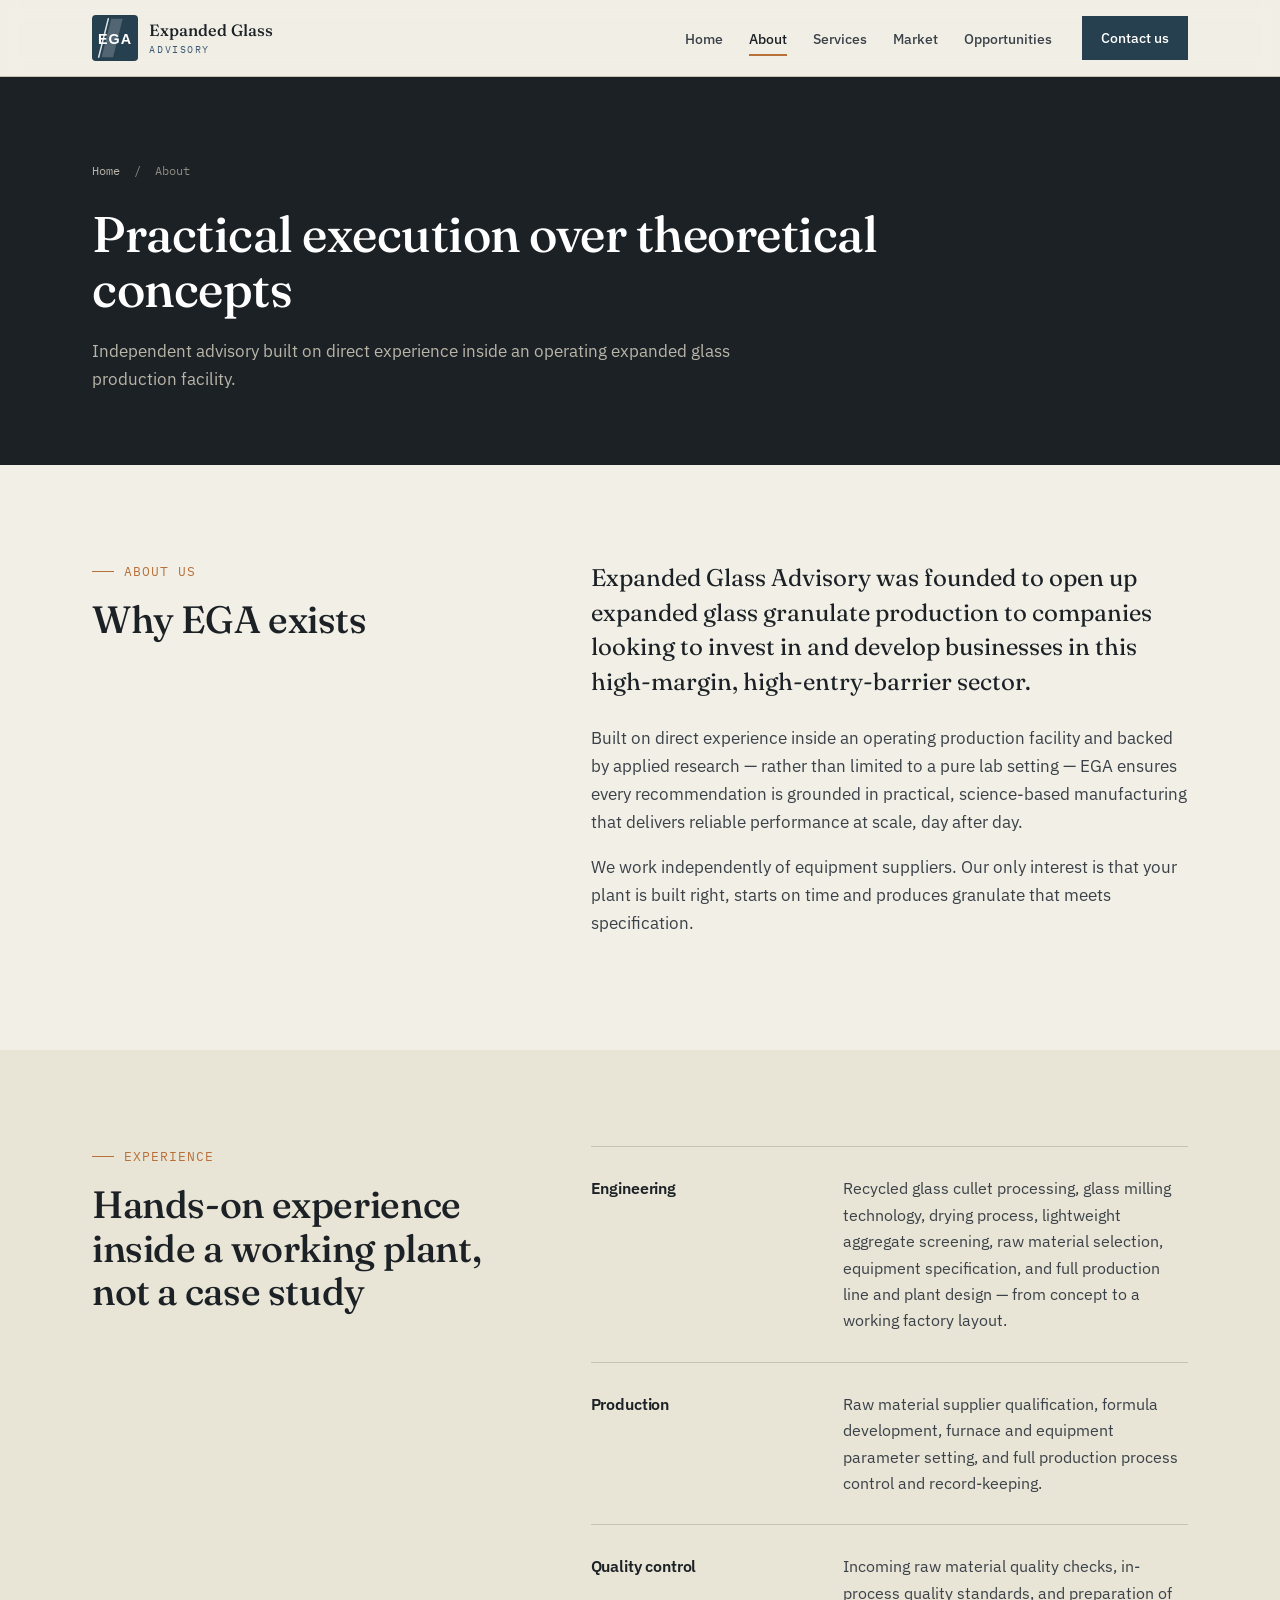
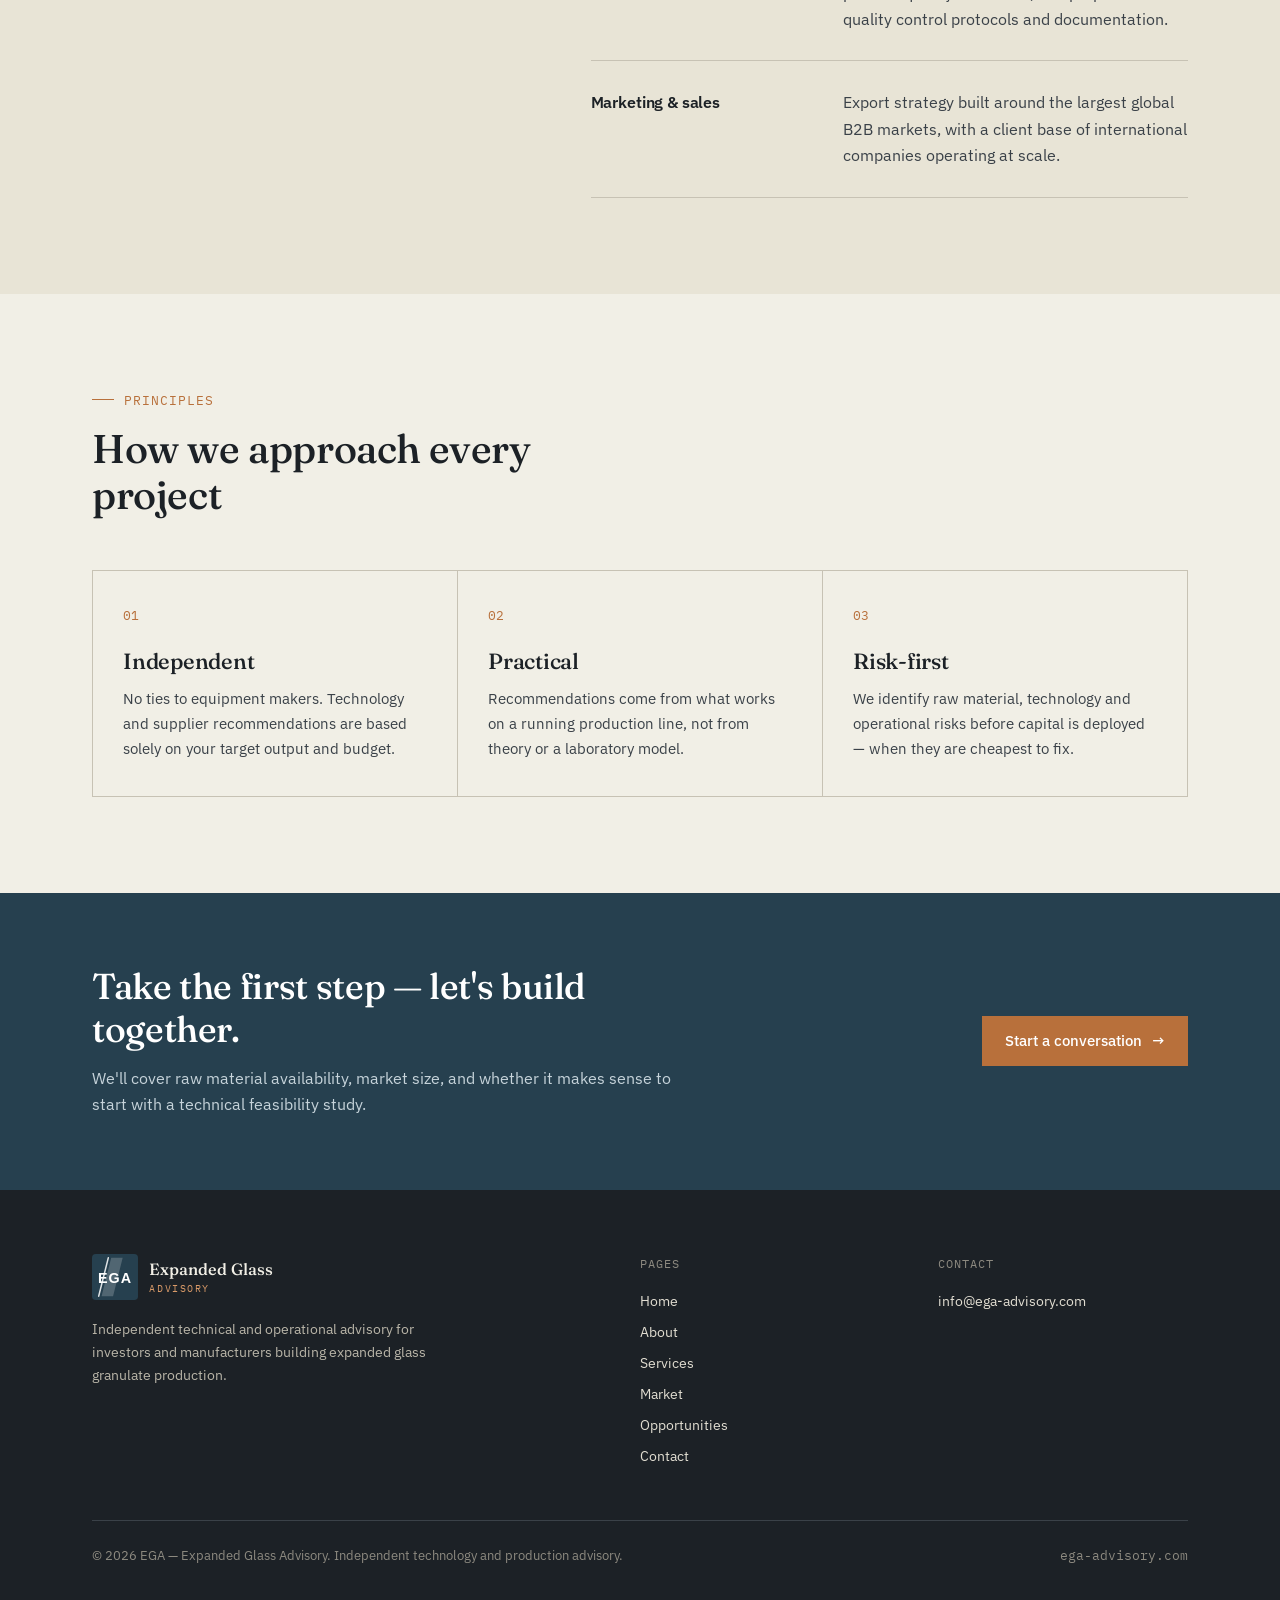
<file: about.html>
<!DOCTYPE html>
<html lang="en">
<head>
<meta charset="UTF-8">
<meta name="viewport" content="width=device-width, initial-scale=1.0">
<title>About EGA | Expanded Glass Advisory</title>
<meta name="description" content="Independent expanded glass advisory built on hands-on experience inside an operating production plant: engineering, production, quality control and export sales.">
<link rel="canonical" href="https://ega-advisory.com/about.html">
<meta property="og:type" content="website">
<meta property="og:title" content="About EGA | Expanded Glass Advisory">
<meta property="og:description" content="Independent expanded glass advisory built on hands-on experience inside an operating production plant: engineering, production, quality control and export sales.">
<meta property="og:url" content="https://ega-advisory.com/about.html">
<link rel="icon" href="data:image/svg+xml,%3Csvg xmlns='http://www.w3.org/2000/svg' viewBox='0 0 64 64'%3E%3Crect width='64' height='64' rx='8' fill='%2326404F'/%3E%3Ctext x='32' y='41' font-family='Arial' font-weight='900' font-size='22' fill='%23fff' text-anchor='middle'%3EEGA%3C/text%3E%3C/svg%3E">
<link rel="preconnect" href="https://fonts.googleapis.com">
<link rel="preconnect" href="https://fonts.gstatic.com" crossorigin>
<link href="https://fonts.googleapis.com/css2?family=Fraunces:ital,opsz,wght@0,9..144,400;0,9..144,500;0,9..144,600;1,9..144,400&family=IBM+Plex+Sans:wght@400;500;600&family=IBM+Plex+Mono:wght@400;500&display=swap" rel="stylesheet">
<link rel="stylesheet" href="assets/style.css">
<!-- Google tag (gtag.js) -->
<script async src="https://www.googletagmanager.com/gtag/js?id=G-16LY5QLYM0"></script>
<script>
  window.dataLayer = window.dataLayer || [];
  function gtag(){dataLayer.push(arguments);}
  gtag('js', new Date());
  gtag('config', 'G-16LY5QLYM0');
</script>
</head>
<body>
<a class="skip" href="#main">Skip to content</a>
<header class="site-header">
  <div class="wrap">
    <a class="logo" href="index.html"><svg viewBox="0 0 220 48" xmlns="http://www.w3.org/2000/svg" role="img" aria-label="EGA — Expanded Glass Advisory">
  <rect x="0" y="0" width="48" height="48" rx="4" fill="#26404F"/>
  <polygon points="20,4 32,4 22,44 10,44" fill="#fff" opacity=".2"/>
  <line x1="17" y1="4" x2="7" y2="44" stroke="#fff" stroke-width="1.6" stroke-linecap="round" opacity=".85"/>
  <text x="24" y="30" text-anchor="middle" font-family="Helvetica Neue,Arial,sans-serif" font-weight="900" font-size="15" letter-spacing="1" fill="#fff">EGA</text>
  <text x="60" y="22" font-family="Fraunces,Georgia,serif" font-size="17" font-weight="500" fill="#1C2126">Expanded Glass</text>
  <text x="60" y="40" font-family="IBM Plex Mono,monospace" font-size="10.5" letter-spacing="1.6" fill="#3D5A73">ADVISORY</text>
</svg></a>
    <button class="menu-toggle" aria-label="Open menu" aria-expanded="false" aria-controls="nav"><span></span></button>
    <nav class="nav" id="nav" aria-label="Main">
      <ul>
        <li><a href="index.html">Home</a></li>
        <li><a href="about.html" aria-current="page">About</a></li>
        <li><a href="services.html">Services</a></li>
        <li><a href="market.html">Market</a></li>
        <li><a href="opportunities.html">Opportunities</a></li>
      </ul>
      <a class="btn btn-primary" href="contact.html">Contact us</a>
    </nav>
  </div>
</header>
<main id="main">
<section class="page-head" style="padding:0">
  <div class="wrap">
    <div class="crumbs"><a href="index.html">Home</a> &nbsp;/&nbsp; About</div>
    <h1>Practical execution over theoretical concepts</h1>
    <p>Independent advisory built on direct experience inside an operating expanded glass production facility.</p>
  </div>
</section>

<section>
  <div class="wrap split">
    <div class="sticky">
      <div class="kicker">About us</div>
      <h2 style="font-size:clamp(28px,3.4vw,38px);line-height:1.15">Why EGA exists</h2>
    </div>
    <div class="prose">
      <p class="big">Expanded Glass Advisory was founded to open up expanded glass granulate production to companies looking to invest in and develop businesses in this high-margin, high-entry-barrier sector.</p>
      <p>Built on direct experience inside an operating production facility and backed by applied research &mdash; rather than limited to a pure lab setting &mdash; EGA ensures every recommendation is grounded in practical, science-based manufacturing that delivers reliable performance at scale, day after day.</p>
      <p>We work independently of equipment suppliers. Our only interest is that your plant is built right, starts on time and produces granulate that meets specification.</p>
    </div>
  </div>
</section>

<section class="alt">
  <div class="wrap split">
    <div class="sticky">
      <div class="kicker">Experience</div>
      <h2 style="font-size:clamp(28px,3.4vw,38px);line-height:1.15">Hands-on experience inside a working plant, not a case study</h2>
    </div>
    <div class="rows">
      <div class="row"><h3>Engineering</h3><p>Recycled glass cullet processing, glass milling technology, drying process, lightweight aggregate screening, raw material selection, equipment specification, and full production line and plant design &mdash; from concept to a working factory layout.</p></div>
      <div class="row"><h3>Production</h3><p>Raw material supplier qualification, formula development, furnace and equipment parameter setting, and full production process control and record-keeping.</p></div>
      <div class="row"><h3>Quality control</h3><p>Incoming raw material quality checks, in-process quality standards, and preparation of quality control protocols and documentation.</p></div>
      <div class="row"><h3>Marketing &amp; sales</h3><p>Export strategy built around the largest global B2B markets, with a client base of international companies operating at scale.</p></div>
    </div>
  </div>
</section>

<section>
  <div class="wrap">
    <div class="sec-head">
      <div><div class="kicker">Principles</div><h2>How we approach every project</h2></div>
    </div>
    <div class="grid c3">
      <div class="card"><div class="num">01</div><h3>Independent</h3><p>No ties to equipment makers. Technology and supplier recommendations are based solely on your target output and budget.</p></div>
      <div class="card"><div class="num">02</div><h3>Practical</h3><p>Recommendations come from what works on a running production line, not from theory or a laboratory model.</p></div>
      <div class="card"><div class="num">03</div><h3>Risk-first</h3><p>We identify raw material, technology and operational risks before capital is deployed &mdash; when they are cheapest to fix.</p></div>
    </div>
  </div>
</section>
<section class="cta">
  <div class="wrap">
    <div>
      <h2>Take the first step &mdash; let's build together.</h2>
      <p>We'll cover raw material availability, market size, and whether it makes sense to start with a technical feasibility study.</p>
    </div>
    <a class="btn btn-ember" href="contact.html">Start a conversation <span class="arr">&rarr;</span></a>
  </div>
</section>
</main>
<footer class="site-footer">
  <div class="wrap">
    <div class="f-top">
      <div>
        <a class="logo" href="index.html"><svg viewBox="0 0 220 48" xmlns="http://www.w3.org/2000/svg" role="img" aria-label="EGA — Expanded Glass Advisory">
  <rect x="0" y="0" width="48" height="48" rx="4" fill="#26404F"/>
  <polygon points="20,4 32,4 22,44 10,44" fill="#fff" opacity=".2"/>
  <line x1="17" y1="4" x2="7" y2="44" stroke="#fff" stroke-width="1.6" stroke-linecap="round" opacity=".85"/>
  <text x="24" y="30" text-anchor="middle" font-family="Helvetica Neue,Arial,sans-serif" font-weight="900" font-size="15" letter-spacing="1" fill="#fff">EGA</text>
  <text x="60" y="22" font-family="Fraunces,Georgia,serif" font-size="17" font-weight="500" fill="#F1EFE6">Expanded Glass</text>
  <text x="60" y="40" font-family="IBM Plex Mono,monospace" font-size="10.5" letter-spacing="1.6" fill="#D99A68">ADVISORY</text>
</svg></a>
        <p>Independent technical and operational advisory for investors and manufacturers building expanded glass granulate production.</p>
      </div>
      <div>
        <h4>Pages</h4>
        <ul>
          <li><a href="index.html">Home</a></li>
          <li><a href="about.html">About</a></li>
          <li><a href="services.html">Services</a></li>
          <li><a href="market.html">Market</a></li>
          <li><a href="opportunities.html">Opportunities</a></li>
          <li><a href="contact.html">Contact</a></li>
        </ul>
      </div>
      <div>
        <h4>Contact</h4>
        <ul>
          <li><a href="mailto:info@ega-advisory.com">info@ega-advisory.com</a></li>
        </ul>
      </div>
    </div>
    <div class="f-bottom">
      <span>&copy; 2026 EGA &mdash; Expanded Glass Advisory. Independent technology and production advisory.</span>
      <span class="mono">ega-advisory.com</span>
    </div>
  </div>
</footer>
<script src="assets/enquiry.js?v=6" defer></script>
<script>
  (function(){
    var b=document.querySelector('.menu-toggle'),n=document.getElementById('nav');
    if(!b||!n)return;
    b.addEventListener('click',function(){var o=n.classList.toggle('open');b.setAttribute('aria-expanded',o);});
  })();
</script>
</body>
</html>
</file>
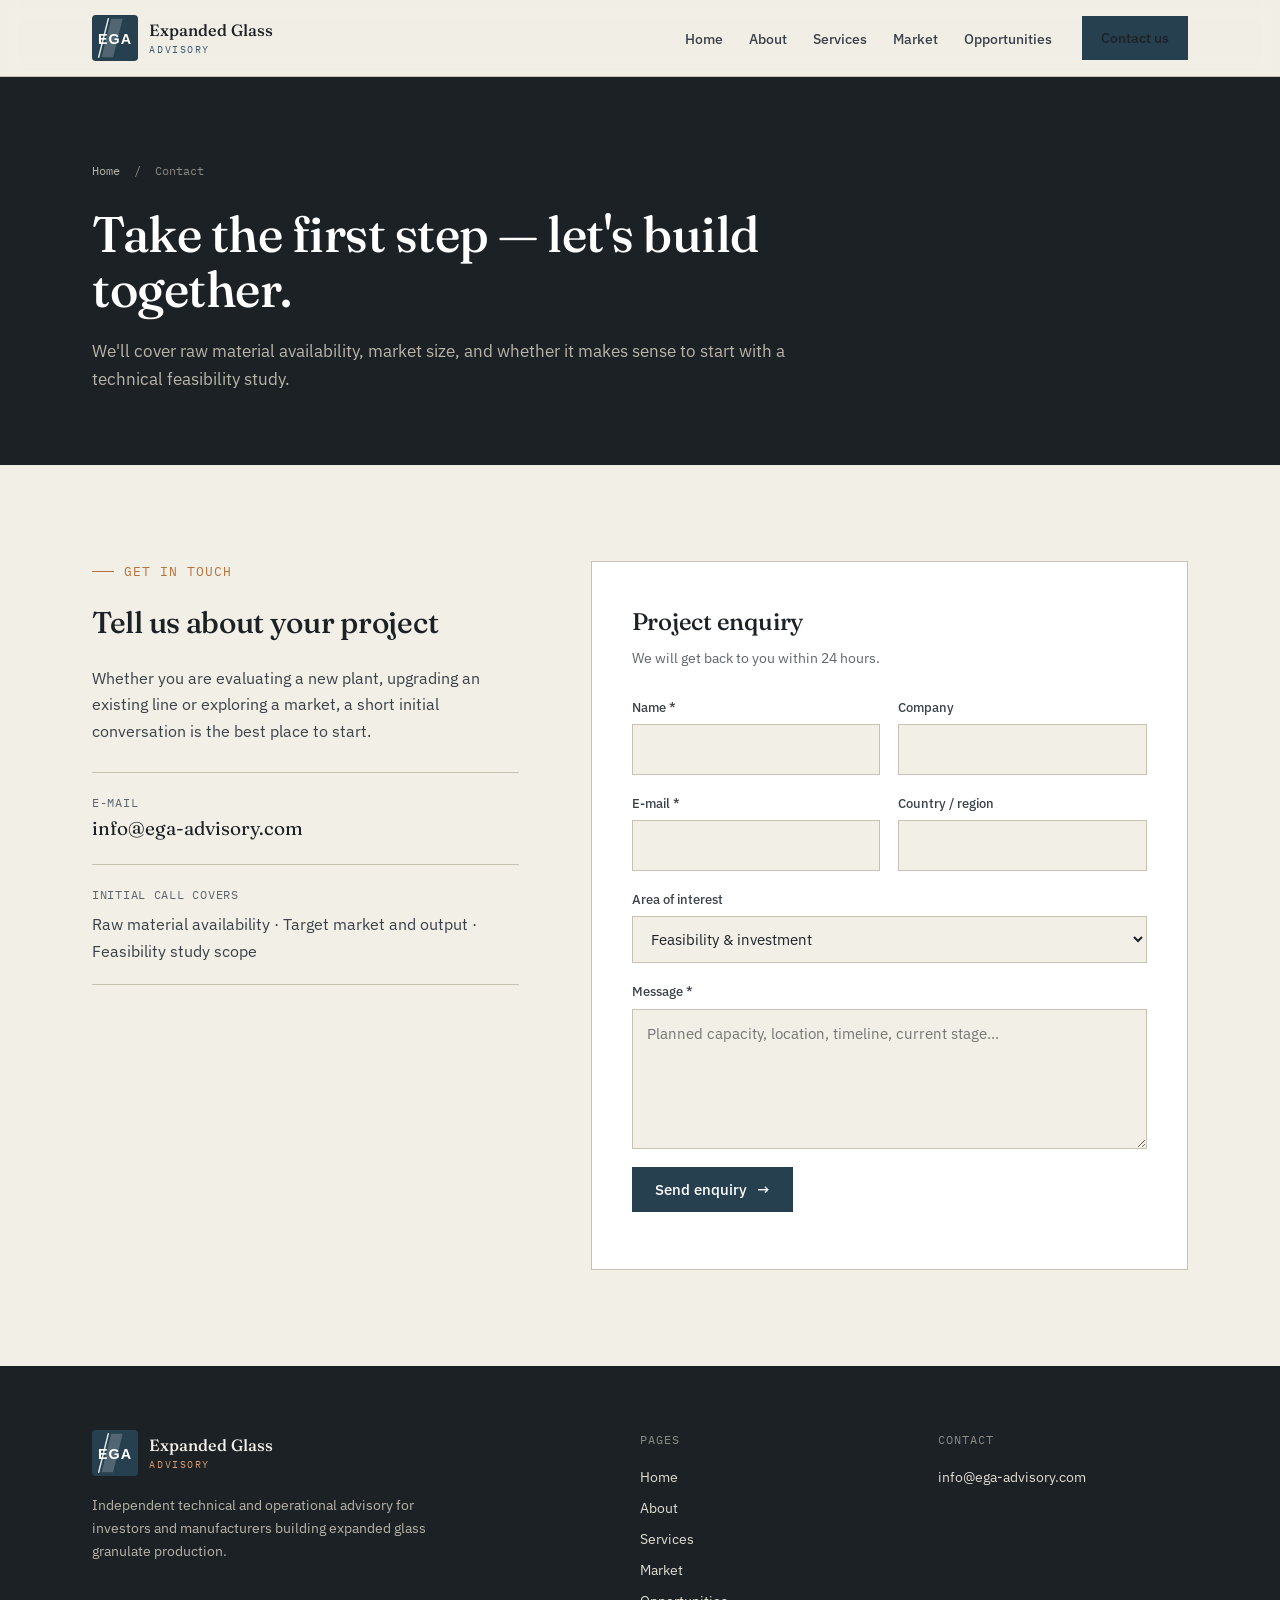
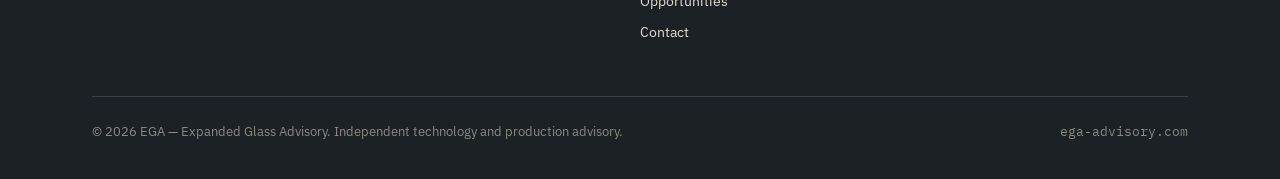
<file: contact.html>
<!DOCTYPE html>
<html lang="en">
<head>
<meta charset="UTF-8">
<meta name="viewport" content="width=device-width, initial-scale=1.0">
<title>Contact | Expanded Glass Advisory | EGA</title>
<meta name="description" content="Contact Expanded Glass Advisory to discuss raw material availability, market size and a technical feasibility study for your expanded glass project.">
<link rel="canonical" href="https://ega-advisory.com/contact.html">
<meta property="og:type" content="website">
<meta property="og:title" content="Contact | Expanded Glass Advisory | EGA">
<meta property="og:description" content="Contact Expanded Glass Advisory to discuss raw material availability, market size and a technical feasibility study for your expanded glass project.">
<meta property="og:url" content="https://ega-advisory.com/contact.html">
<link rel="icon" href="data:image/svg+xml,%3Csvg xmlns='http://www.w3.org/2000/svg' viewBox='0 0 64 64'%3E%3Crect width='64' height='64' rx='8' fill='%2326404F'/%3E%3Ctext x='32' y='41' font-family='Arial' font-weight='900' font-size='22' fill='%23fff' text-anchor='middle'%3EEGA%3C/text%3E%3C/svg%3E">
<link rel="preconnect" href="https://fonts.googleapis.com">
<link rel="preconnect" href="https://fonts.gstatic.com" crossorigin>
<link href="https://fonts.googleapis.com/css2?family=Fraunces:ital,opsz,wght@0,9..144,400;0,9..144,500;0,9..144,600;1,9..144,400&family=IBM+Plex+Sans:wght@400;500;600&family=IBM+Plex+Mono:wght@400;500&display=swap" rel="stylesheet">
<link rel="stylesheet" href="assets/style.css">
<!-- Google tag (gtag.js) -->
<script async src="https://www.googletagmanager.com/gtag/js?id=G-16LY5QLYM0"></script>
<script>
  window.dataLayer = window.dataLayer || [];
  function gtag(){dataLayer.push(arguments);}
  gtag('js', new Date());
  gtag('config', 'G-16LY5QLYM0');
</script>
</head>
<body>
<a class="skip" href="#main">Skip to content</a>
<header class="site-header">
  <div class="wrap">
    <a class="logo" href="index.html"><svg viewBox="0 0 220 48" xmlns="http://www.w3.org/2000/svg" role="img" aria-label="EGA — Expanded Glass Advisory">
  <rect x="0" y="0" width="48" height="48" rx="4" fill="#26404F"/>
  <polygon points="20,4 32,4 22,44 10,44" fill="#fff" opacity=".2"/>
  <line x1="17" y1="4" x2="7" y2="44" stroke="#fff" stroke-width="1.6" stroke-linecap="round" opacity=".85"/>
  <text x="24" y="30" text-anchor="middle" font-family="Helvetica Neue,Arial,sans-serif" font-weight="900" font-size="15" letter-spacing="1" fill="#fff">EGA</text>
  <text x="60" y="22" font-family="Fraunces,Georgia,serif" font-size="17" font-weight="500" fill="#1C2126">Expanded Glass</text>
  <text x="60" y="40" font-family="IBM Plex Mono,monospace" font-size="10.5" letter-spacing="1.6" fill="#3D5A73">ADVISORY</text>
</svg></a>
    <button class="menu-toggle" aria-label="Open menu" aria-expanded="false" aria-controls="nav"><span></span></button>
    <nav class="nav" id="nav" aria-label="Main">
      <ul>
        <li><a href="index.html">Home</a></li>
        <li><a href="about.html">About</a></li>
        <li><a href="services.html">Services</a></li>
        <li><a href="market.html">Market</a></li>
        <li><a href="opportunities.html">Opportunities</a></li>
      </ul>
      <a class="btn btn-primary" href="contact.html" aria-current="page">Contact us</a>
    </nav>
  </div>
</header>
<main id="main">
<section class="page-head" style="padding:0">
  <div class="wrap">
    <div class="crumbs"><a href="index.html">Home</a> &nbsp;/&nbsp; Contact</div>
    <h1>Take the first step &mdash; let's build together.</h1>
    <p>We'll cover raw material availability, market size, and whether it makes sense to start with a technical feasibility study.</p>
  </div>
</section>

<section>
  <div class="wrap contact-grid">
    <div class="contact-info">
      <div class="kicker">Get in touch</div>
      <h2>Tell us about your project</h2>
      <p>Whether you are evaluating a new plant, upgrading an existing line or exploring a market, a short initial conversation is the best place to start.</p>
      <div class="contact-item" style="margin-top:28px">
        <div class="lbl">E-mail</div>
        <a href="mailto:info@ega-advisory.com">info@ega-advisory.com</a>
      </div>
      <div class="contact-item" style="border-bottom:1px solid var(--line)">
        <div class="lbl">Initial call covers</div>
        <p style="margin:6px 0 0">Raw material availability &middot; Target market and output &middot; Feasibility study scope</p>
      </div>
    </div>
    <div id="enquiry-inline"></div>
  </div>
</section>

</main>
<footer class="site-footer">
  <div class="wrap">
    <div class="f-top">
      <div>
        <a class="logo" href="index.html"><svg viewBox="0 0 220 48" xmlns="http://www.w3.org/2000/svg" role="img" aria-label="EGA — Expanded Glass Advisory">
  <rect x="0" y="0" width="48" height="48" rx="4" fill="#26404F"/>
  <polygon points="20,4 32,4 22,44 10,44" fill="#fff" opacity=".2"/>
  <line x1="17" y1="4" x2="7" y2="44" stroke="#fff" stroke-width="1.6" stroke-linecap="round" opacity=".85"/>
  <text x="24" y="30" text-anchor="middle" font-family="Helvetica Neue,Arial,sans-serif" font-weight="900" font-size="15" letter-spacing="1" fill="#fff">EGA</text>
  <text x="60" y="22" font-family="Fraunces,Georgia,serif" font-size="17" font-weight="500" fill="#F1EFE6">Expanded Glass</text>
  <text x="60" y="40" font-family="IBM Plex Mono,monospace" font-size="10.5" letter-spacing="1.6" fill="#D99A68">ADVISORY</text>
</svg></a>
        <p>Independent technical and operational advisory for investors and manufacturers building expanded glass granulate production.</p>
      </div>
      <div>
        <h4>Pages</h4>
        <ul>
          <li><a href="index.html">Home</a></li>
          <li><a href="about.html">About</a></li>
          <li><a href="services.html">Services</a></li>
          <li><a href="market.html">Market</a></li>
          <li><a href="opportunities.html">Opportunities</a></li>
          <li><a href="contact.html">Contact</a></li>
        </ul>
      </div>
      <div>
        <h4>Contact</h4>
        <ul>
          <li><a href="mailto:info@ega-advisory.com">info@ega-advisory.com</a></li>
        </ul>
      </div>
    </div>
    <div class="f-bottom">
      <span>&copy; 2026 EGA &mdash; Expanded Glass Advisory. Independent technology and production advisory.</span>
      <span class="mono">ega-advisory.com</span>
    </div>
  </div>
</footer>
<script src="assets/enquiry.js?v=6" defer></script>
<script>
  (function(){
    var b=document.querySelector('.menu-toggle'),n=document.getElementById('nav');
    if(!b||!n)return;
    b.addEventListener('click',function(){var o=n.classList.toggle('open');b.setAttribute('aria-expanded',o);});
  })();
</script>
</body>
</html>
</file>
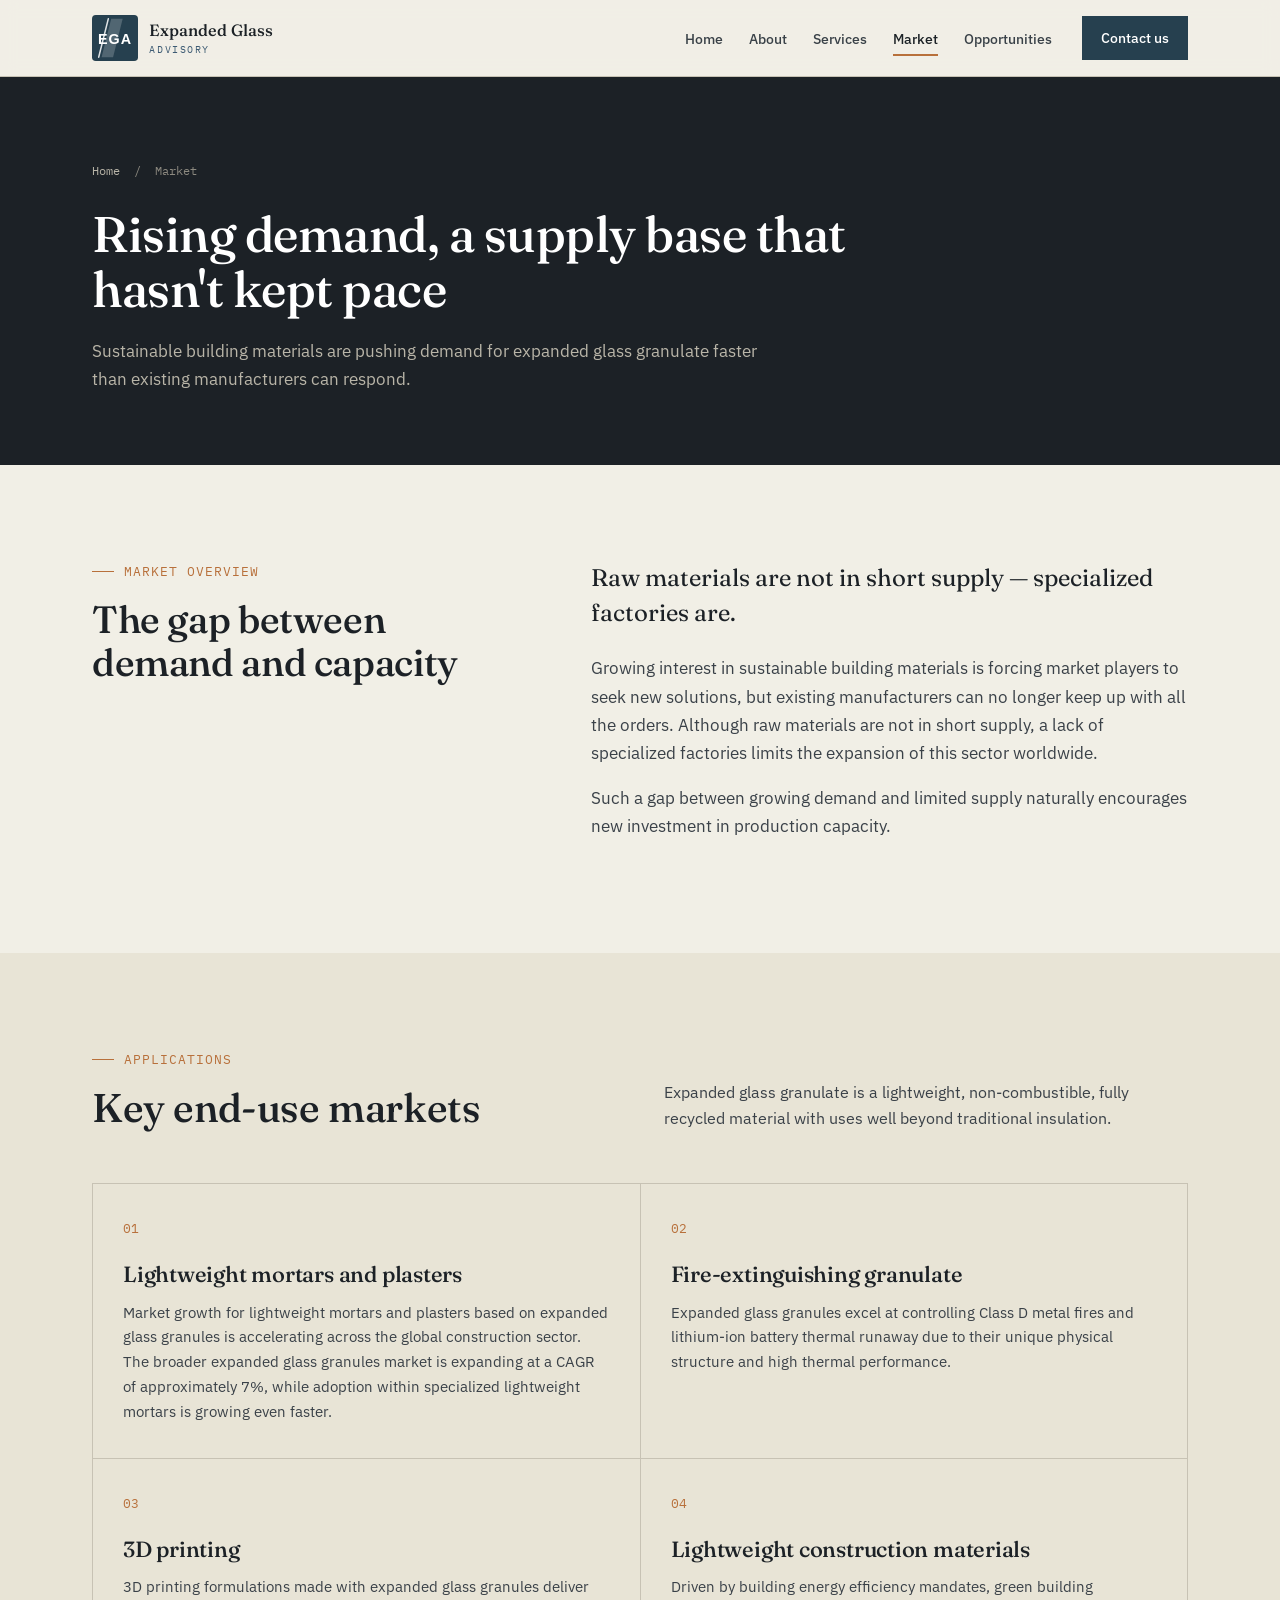
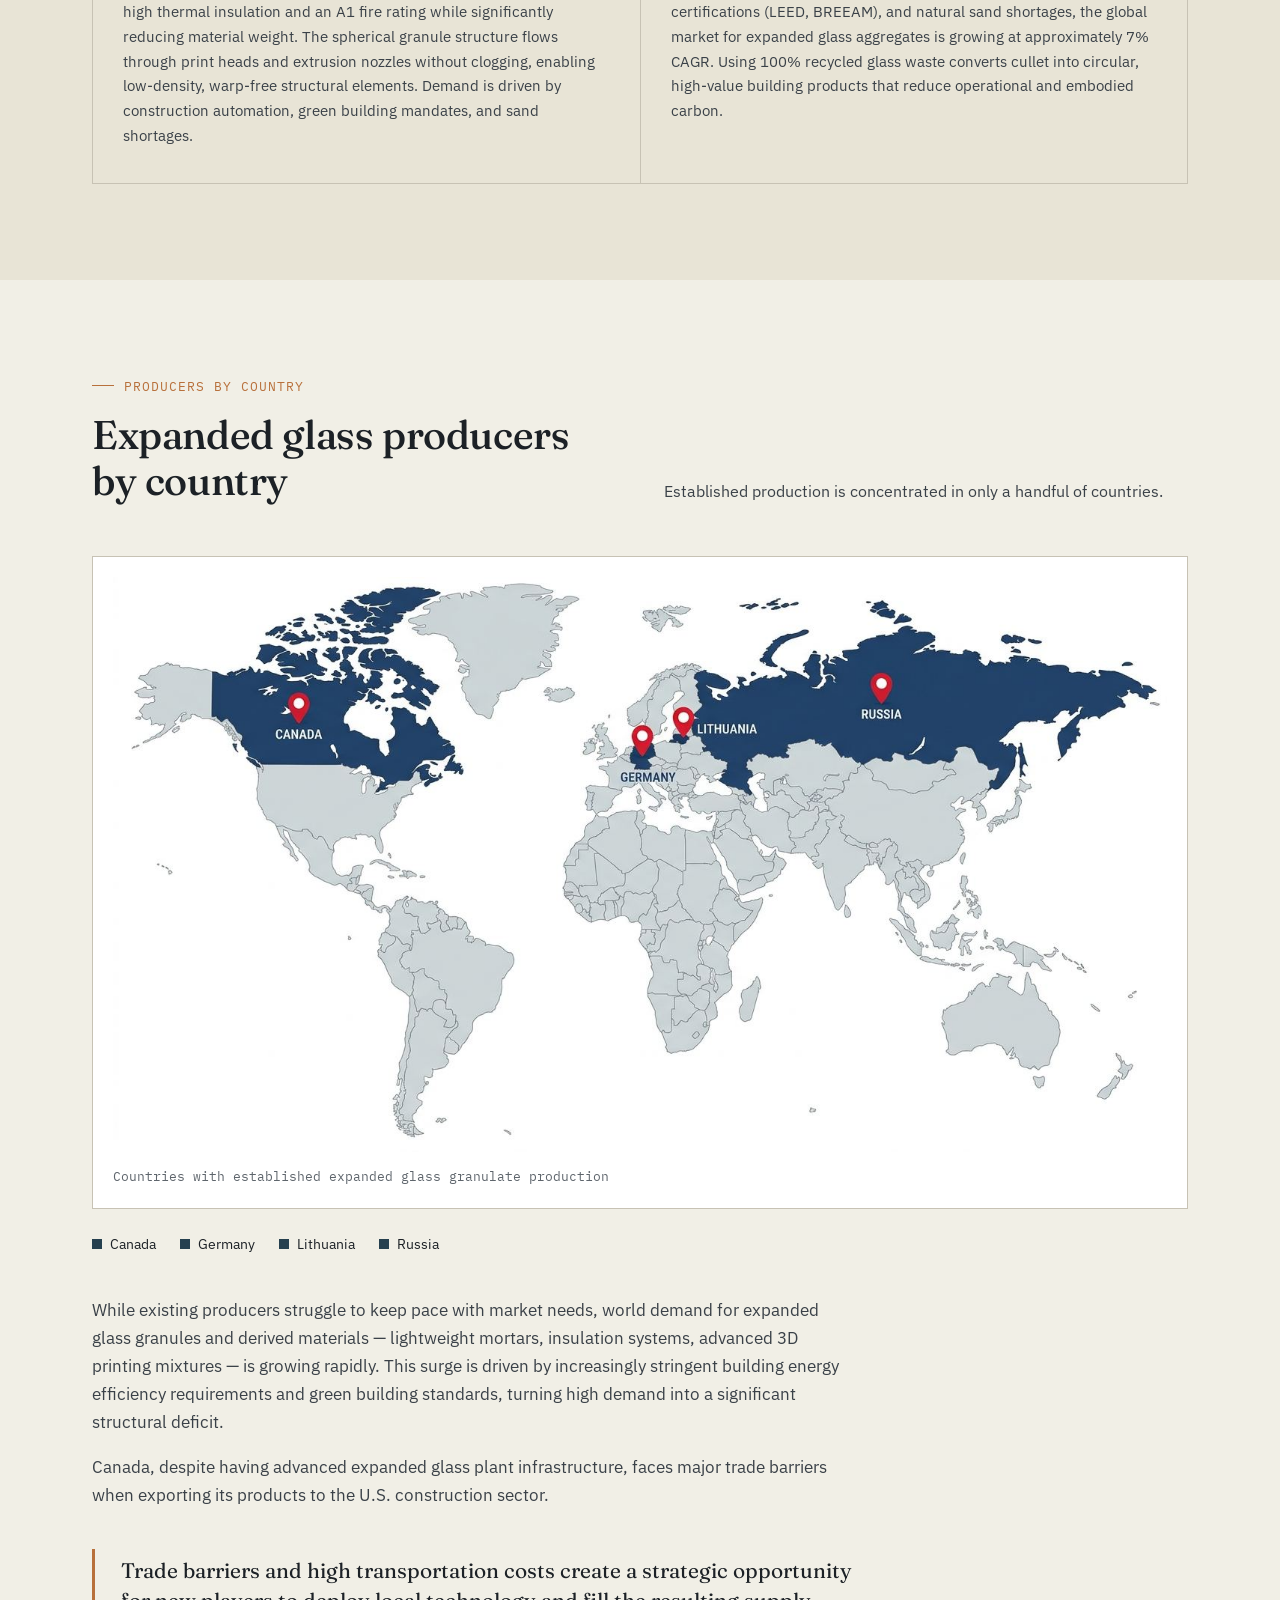
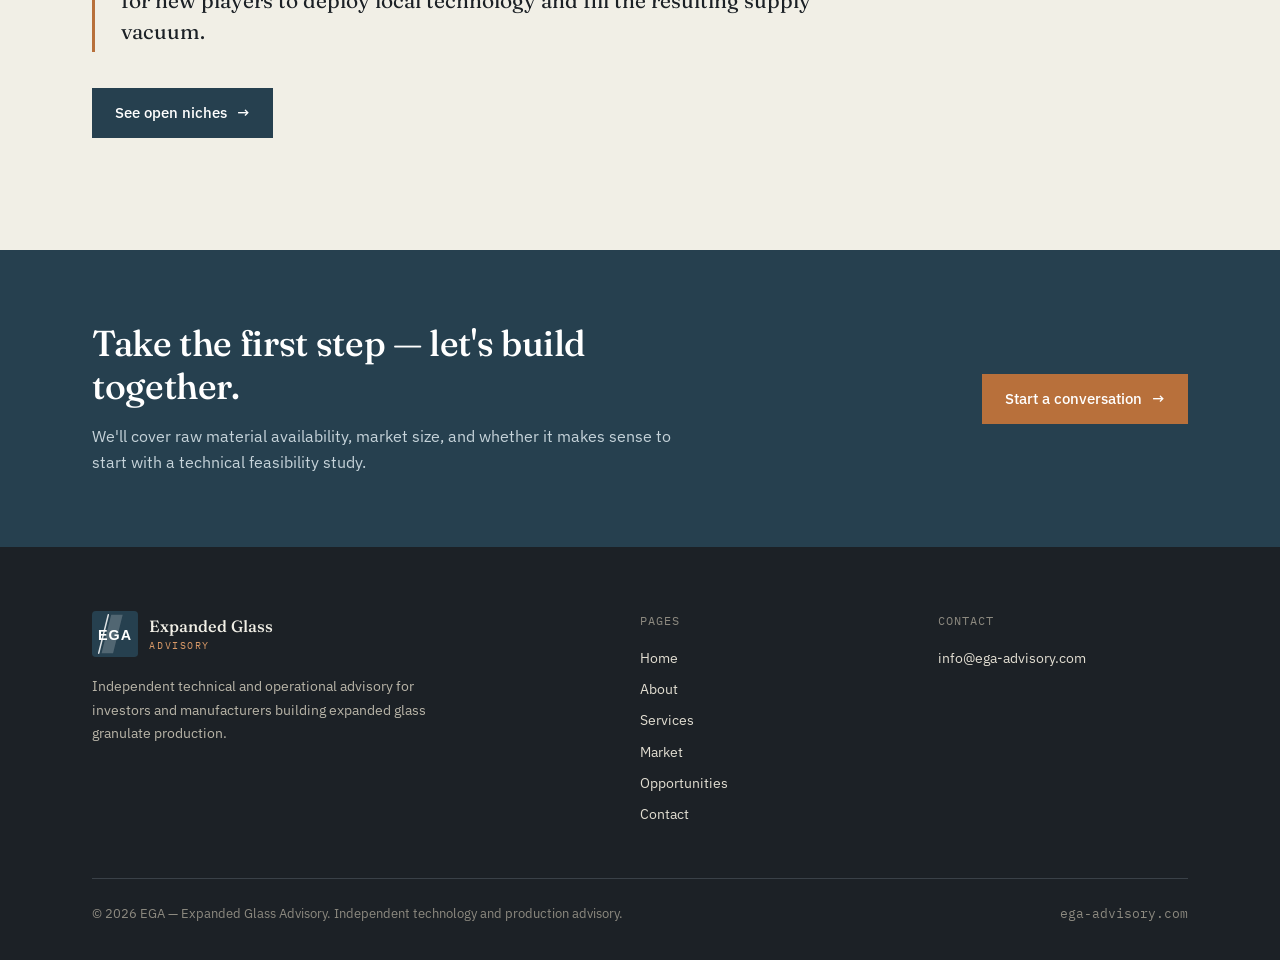
<file: market.html>
<!DOCTYPE html>
<html lang="en">
<head>
<meta charset="UTF-8">
<meta name="viewport" content="width=device-width, initial-scale=1.0">
<title>Expanded Glass Granulate Market & Producers | EGA</title>
<meta name="description" content="Expanded glass granulate market overview: applications in lightweight mortars, fire extinguishing, 3D printing and construction, and producers by country.">
<link rel="canonical" href="https://ega-advisory.com/market.html">
<meta property="og:type" content="website">
<meta property="og:title" content="Expanded Glass Granulate Market & Producers | EGA">
<meta property="og:description" content="Expanded glass granulate market overview: applications in lightweight mortars, fire extinguishing, 3D printing and construction, and producers by country.">
<meta property="og:url" content="https://ega-advisory.com/market.html">
<link rel="icon" href="data:image/svg+xml,%3Csvg xmlns='http://www.w3.org/2000/svg' viewBox='0 0 64 64'%3E%3Crect width='64' height='64' rx='8' fill='%2326404F'/%3E%3Ctext x='32' y='41' font-family='Arial' font-weight='900' font-size='22' fill='%23fff' text-anchor='middle'%3EEGA%3C/text%3E%3C/svg%3E">
<link rel="preconnect" href="https://fonts.googleapis.com">
<link rel="preconnect" href="https://fonts.gstatic.com" crossorigin>
<link href="https://fonts.googleapis.com/css2?family=Fraunces:ital,opsz,wght@0,9..144,400;0,9..144,500;0,9..144,600;1,9..144,400&family=IBM+Plex+Sans:wght@400;500;600&family=IBM+Plex+Mono:wght@400;500&display=swap" rel="stylesheet">
<link rel="stylesheet" href="assets/style.css">
<!-- Google tag (gtag.js) -->
<script async src="https://www.googletagmanager.com/gtag/js?id=G-16LY5QLYM0"></script>
<script>
  window.dataLayer = window.dataLayer || [];
  function gtag(){dataLayer.push(arguments);}
  gtag('js', new Date());
  gtag('config', 'G-16LY5QLYM0');
</script>
</head>
<body>
<a class="skip" href="#main">Skip to content</a>
<header class="site-header">
  <div class="wrap">
    <a class="logo" href="index.html"><svg viewBox="0 0 220 48" xmlns="http://www.w3.org/2000/svg" role="img" aria-label="EGA — Expanded Glass Advisory">
  <rect x="0" y="0" width="48" height="48" rx="4" fill="#26404F"/>
  <polygon points="20,4 32,4 22,44 10,44" fill="#fff" opacity=".2"/>
  <line x1="17" y1="4" x2="7" y2="44" stroke="#fff" stroke-width="1.6" stroke-linecap="round" opacity=".85"/>
  <text x="24" y="30" text-anchor="middle" font-family="Helvetica Neue,Arial,sans-serif" font-weight="900" font-size="15" letter-spacing="1" fill="#fff">EGA</text>
  <text x="60" y="22" font-family="Fraunces,Georgia,serif" font-size="17" font-weight="500" fill="#1C2126">Expanded Glass</text>
  <text x="60" y="40" font-family="IBM Plex Mono,monospace" font-size="10.5" letter-spacing="1.6" fill="#3D5A73">ADVISORY</text>
</svg></a>
    <button class="menu-toggle" aria-label="Open menu" aria-expanded="false" aria-controls="nav"><span></span></button>
    <nav class="nav" id="nav" aria-label="Main">
      <ul>
        <li><a href="index.html">Home</a></li>
        <li><a href="about.html">About</a></li>
        <li><a href="services.html">Services</a></li>
        <li><a href="market.html" aria-current="page">Market</a></li>
        <li><a href="opportunities.html">Opportunities</a></li>
      </ul>
      <a class="btn btn-primary" href="contact.html">Contact us</a>
    </nav>
  </div>
</header>
<main id="main">
<section class="page-head" style="padding:0">
  <div class="wrap">
    <div class="crumbs"><a href="index.html">Home</a> &nbsp;/&nbsp; Market</div>
    <h1>Rising demand, a supply base that hasn't kept pace</h1>
    <p>Sustainable building materials are pushing demand for expanded glass granulate faster than existing manufacturers can respond.</p>
  </div>
</section>

<section>
  <div class="wrap split">
    <div class="sticky">
      <div class="kicker">Market overview</div>
      <h2 style="font-size:clamp(28px,3.4vw,38px);line-height:1.15">The gap between demand and capacity</h2>
    </div>
    <div class="prose">
      <p class="big">Raw materials are not in short supply &mdash; specialized factories are.</p>
      <p>Growing interest in sustainable building materials is forcing market players to seek new solutions, but existing manufacturers can no longer keep up with all the orders. Although raw materials are not in short supply, a lack of specialized factories limits the expansion of this sector worldwide.</p>
      <p>Such a gap between growing demand and limited supply naturally encourages new investment in production capacity.</p>
    </div>
  </div>
</section>

<section class="alt">
  <div class="wrap">
    <div class="sec-head">
      <div><div class="kicker">Applications</div><h2>Key end-use markets</h2></div>
      <p>Expanded glass granulate is a lightweight, non-combustible, fully recycled material with uses well beyond traditional insulation.</p>
    </div>
    <div class="grid c2">
      <div class="card"><div class="num">01</div><h3>Lightweight mortars and plasters</h3><p>Market growth for lightweight mortars and plasters based on expanded glass granules is accelerating across the global construction sector. The broader expanded glass granules market is expanding at a CAGR of approximately 7%, while adoption within specialized lightweight mortars is growing even faster.</p></div>
      <div class="card"><div class="num">02</div><h3>Fire-extinguishing granulate</h3><p>Expanded glass granules excel at controlling Class D metal fires and lithium-ion battery thermal runaway due to their unique physical structure and high thermal performance.</p></div>
      <div class="card"><div class="num">03</div><h3>3D printing</h3><p>3D printing formulations made with expanded glass granules deliver high thermal insulation and an A1 fire rating while significantly reducing material weight. The spherical granule structure flows through print heads and extrusion nozzles without clogging, enabling low-density, warp-free structural elements. Demand is driven by construction automation, green building mandates, and sand shortages.</p></div>
      <div class="card"><div class="num">04</div><h3>Lightweight construction materials</h3><p>Driven by building energy efficiency mandates, green building certifications (LEED, BREEAM), and natural sand shortages, the global market for expanded glass aggregates is growing at approximately 7% CAGR. Using 100% recycled glass waste converts cullet into circular, high-value building products that reduce operational and embodied carbon.</p></div>
    </div>
  </div>
</section>

<section id="producers">
  <div class="wrap">
    <div class="sec-head">
      <div><div class="kicker">Producers by country</div><h2>Expanded glass producers by country</h2></div>
      <p>Established production is concentrated in only a handful of countries.</p>
    </div>
    <figure class="figure" style="margin:0">
      <img src="assets/world-map.jpg" alt="World map showing expanded glass producer locations: Canada, Germany, Lithuania, Russia" width="1408" height="768">
      <figcaption>Countries with established expanded glass granulate production</figcaption>
    </figure>
    <div class="legend"><span>Canada</span><span>Germany</span><span>Lithuania</span><span>Russia</span></div>
    <div class="prose" style="margin-top:40px">
      <p>While existing producers struggle to keep pace with market needs, world demand for expanded glass granules and derived materials &mdash; lightweight mortars, insulation systems, advanced 3D printing mixtures &mdash; is growing rapidly. This surge is driven by increasingly stringent building energy efficiency requirements and green building standards, turning high demand into a significant structural deficit.</p>
      <p>Canada, despite having advanced expanded glass plant infrastructure, faces major trade barriers when exporting its products to the U.S. construction sector.</p>
    </div>
    <div class="callout"><p>Trade barriers and high transportation costs create a strategic opportunity for new players to deploy local technology and fill the resulting supply vacuum.</p></div>
    <p style="margin-top:36px"><a class="btn btn-primary" href="opportunities.html">See open niches <span class="arr">&rarr;</span></a></p>
  </div>
</section>
<section class="cta">
  <div class="wrap">
    <div>
      <h2>Take the first step &mdash; let's build together.</h2>
      <p>We'll cover raw material availability, market size, and whether it makes sense to start with a technical feasibility study.</p>
    </div>
    <a class="btn btn-ember" href="contact.html">Start a conversation <span class="arr">&rarr;</span></a>
  </div>
</section>
</main>
<footer class="site-footer">
  <div class="wrap">
    <div class="f-top">
      <div>
        <a class="logo" href="index.html"><svg viewBox="0 0 220 48" xmlns="http://www.w3.org/2000/svg" role="img" aria-label="EGA — Expanded Glass Advisory">
  <rect x="0" y="0" width="48" height="48" rx="4" fill="#26404F"/>
  <polygon points="20,4 32,4 22,44 10,44" fill="#fff" opacity=".2"/>
  <line x1="17" y1="4" x2="7" y2="44" stroke="#fff" stroke-width="1.6" stroke-linecap="round" opacity=".85"/>
  <text x="24" y="30" text-anchor="middle" font-family="Helvetica Neue,Arial,sans-serif" font-weight="900" font-size="15" letter-spacing="1" fill="#fff">EGA</text>
  <text x="60" y="22" font-family="Fraunces,Georgia,serif" font-size="17" font-weight="500" fill="#F1EFE6">Expanded Glass</text>
  <text x="60" y="40" font-family="IBM Plex Mono,monospace" font-size="10.5" letter-spacing="1.6" fill="#D99A68">ADVISORY</text>
</svg></a>
        <p>Independent technical and operational advisory for investors and manufacturers building expanded glass granulate production.</p>
      </div>
      <div>
        <h4>Pages</h4>
        <ul>
          <li><a href="index.html">Home</a></li>
          <li><a href="about.html">About</a></li>
          <li><a href="services.html">Services</a></li>
          <li><a href="market.html">Market</a></li>
          <li><a href="opportunities.html">Opportunities</a></li>
          <li><a href="contact.html">Contact</a></li>
        </ul>
      </div>
      <div>
        <h4>Contact</h4>
        <ul>
          <li><a href="mailto:info@ega-advisory.com">info@ega-advisory.com</a></li>
        </ul>
      </div>
    </div>
    <div class="f-bottom">
      <span>&copy; 2026 EGA &mdash; Expanded Glass Advisory. Independent technology and production advisory.</span>
      <span class="mono">ega-advisory.com</span>
    </div>
  </div>
</footer>
<script src="assets/enquiry.js?v=6" defer></script>
<script>
  (function(){
    var b=document.querySelector('.menu-toggle'),n=document.getElementById('nav');
    if(!b||!n)return;
    b.addEventListener('click',function(){var o=n.classList.toggle('open');b.setAttribute('aria-expanded',o);});
  })();
</script>
</body>
</html>
</file>
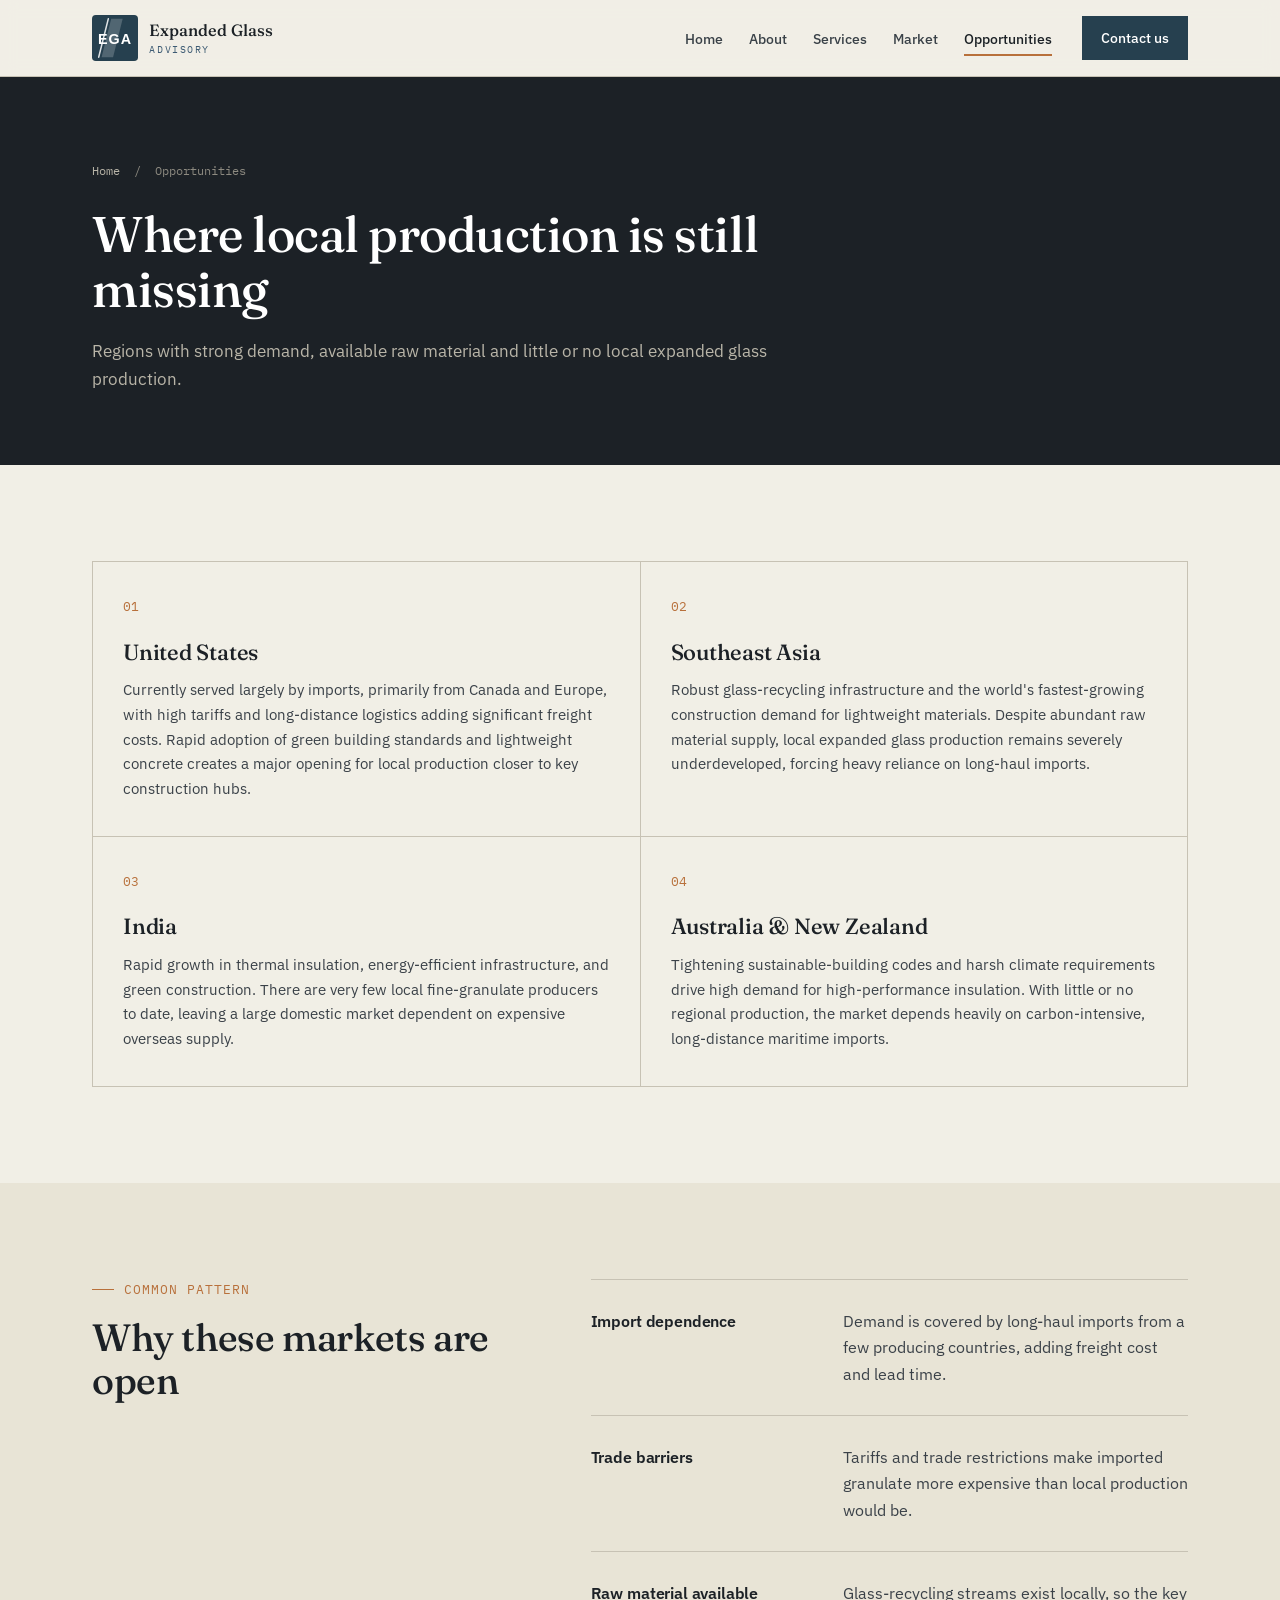
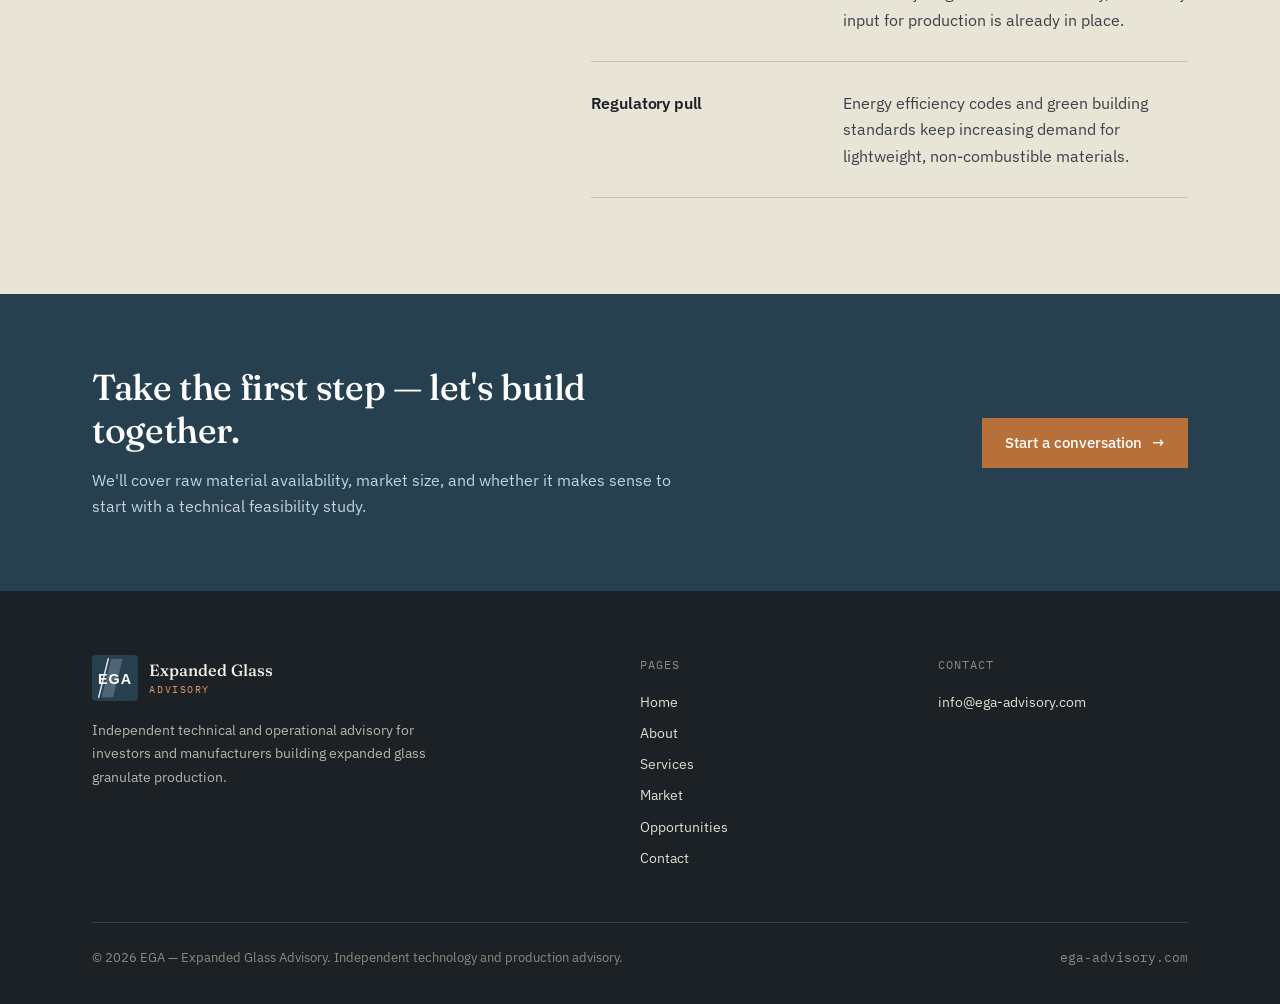
<file: opportunities.html>
<!DOCTYPE html>
<html lang="en">
<head>
<meta charset="UTF-8">
<meta name="viewport" content="width=device-width, initial-scale=1.0">
<title>Open Niches for Expanded Glass Production | EGA</title>
<meta name="description" content="Regions where local expanded glass production is still missing: United States, Southeast Asia, India, Australia and New Zealand.">
<link rel="canonical" href="https://ega-advisory.com/opportunities.html">
<meta property="og:type" content="website">
<meta property="og:title" content="Open Niches for Expanded Glass Production | EGA">
<meta property="og:description" content="Regions where local expanded glass production is still missing: United States, Southeast Asia, India, Australia and New Zealand.">
<meta property="og:url" content="https://ega-advisory.com/opportunities.html">
<link rel="icon" href="data:image/svg+xml,%3Csvg xmlns='http://www.w3.org/2000/svg' viewBox='0 0 64 64'%3E%3Crect width='64' height='64' rx='8' fill='%2326404F'/%3E%3Ctext x='32' y='41' font-family='Arial' font-weight='900' font-size='22' fill='%23fff' text-anchor='middle'%3EEGA%3C/text%3E%3C/svg%3E">
<link rel="preconnect" href="https://fonts.googleapis.com">
<link rel="preconnect" href="https://fonts.gstatic.com" crossorigin>
<link href="https://fonts.googleapis.com/css2?family=Fraunces:ital,opsz,wght@0,9..144,400;0,9..144,500;0,9..144,600;1,9..144,400&family=IBM+Plex+Sans:wght@400;500;600&family=IBM+Plex+Mono:wght@400;500&display=swap" rel="stylesheet">
<link rel="stylesheet" href="assets/style.css">
<!-- Google tag (gtag.js) -->
<script async src="https://www.googletagmanager.com/gtag/js?id=G-16LY5QLYM0"></script>
<script>
  window.dataLayer = window.dataLayer || [];
  function gtag(){dataLayer.push(arguments);}
  gtag('js', new Date());
  gtag('config', 'G-16LY5QLYM0');
</script>
</head>
<body>
<a class="skip" href="#main">Skip to content</a>
<header class="site-header">
  <div class="wrap">
    <a class="logo" href="index.html"><svg viewBox="0 0 220 48" xmlns="http://www.w3.org/2000/svg" role="img" aria-label="EGA — Expanded Glass Advisory">
  <rect x="0" y="0" width="48" height="48" rx="4" fill="#26404F"/>
  <polygon points="20,4 32,4 22,44 10,44" fill="#fff" opacity=".2"/>
  <line x1="17" y1="4" x2="7" y2="44" stroke="#fff" stroke-width="1.6" stroke-linecap="round" opacity=".85"/>
  <text x="24" y="30" text-anchor="middle" font-family="Helvetica Neue,Arial,sans-serif" font-weight="900" font-size="15" letter-spacing="1" fill="#fff">EGA</text>
  <text x="60" y="22" font-family="Fraunces,Georgia,serif" font-size="17" font-weight="500" fill="#1C2126">Expanded Glass</text>
  <text x="60" y="40" font-family="IBM Plex Mono,monospace" font-size="10.5" letter-spacing="1.6" fill="#3D5A73">ADVISORY</text>
</svg></a>
    <button class="menu-toggle" aria-label="Open menu" aria-expanded="false" aria-controls="nav"><span></span></button>
    <nav class="nav" id="nav" aria-label="Main">
      <ul>
        <li><a href="index.html">Home</a></li>
        <li><a href="about.html">About</a></li>
        <li><a href="services.html">Services</a></li>
        <li><a href="market.html">Market</a></li>
        <li><a href="opportunities.html" aria-current="page">Opportunities</a></li>
      </ul>
      <a class="btn btn-primary" href="contact.html">Contact us</a>
    </nav>
  </div>
</header>
<main id="main">
<section class="page-head" style="padding:0">
  <div class="wrap">
    <div class="crumbs"><a href="index.html">Home</a> &nbsp;/&nbsp; Opportunities</div>
    <h1>Where local production is still missing</h1>
    <p>Regions with strong demand, available raw material and little or no local expanded glass production.</p>
  </div>
</section>

<section>
  <div class="wrap">
    <div class="grid c2">
      <div class="card"><div class="num">01</div><h3>United States</h3><p>Currently served largely by imports, primarily from Canada and Europe, with high tariffs and long-distance logistics adding significant freight costs. Rapid adoption of green building standards and lightweight concrete creates a major opening for local production closer to key construction hubs.</p></div>
      <div class="card"><div class="num">02</div><h3>Southeast Asia</h3><p>Robust glass-recycling infrastructure and the world's fastest-growing construction demand for lightweight materials. Despite abundant raw material supply, local expanded glass production remains severely underdeveloped, forcing heavy reliance on long-haul imports.</p></div>
      <div class="card"><div class="num">03</div><h3>India</h3><p>Rapid growth in thermal insulation, energy-efficient infrastructure, and green construction. There are very few local fine-granulate producers to date, leaving a large domestic market dependent on expensive overseas supply.</p></div>
      <div class="card"><div class="num">04</div><h3>Australia &amp; New Zealand</h3><p>Tightening sustainable-building codes and harsh climate requirements drive high demand for high-performance insulation. With little or no regional production, the market depends heavily on carbon-intensive, long-distance maritime imports.</p></div>
    </div>
  </div>
</section>

<section class="alt">
  <div class="wrap split">
    <div class="sticky">
      <div class="kicker">Common pattern</div>
      <h2 style="font-size:clamp(28px,3.4vw,38px);line-height:1.15">Why these markets are open</h2>
    </div>
    <div class="rows">
      <div class="row"><h3>Import dependence</h3><p>Demand is covered by long-haul imports from a few producing countries, adding freight cost and lead time.</p></div>
      <div class="row"><h3>Trade barriers</h3><p>Tariffs and trade restrictions make imported granulate more expensive than local production would be.</p></div>
      <div class="row"><h3>Raw material available</h3><p>Glass-recycling streams exist locally, so the key input for production is already in place.</p></div>
      <div class="row"><h3>Regulatory pull</h3><p>Energy efficiency codes and green building standards keep increasing demand for lightweight, non-combustible materials.</p></div>
    </div>
  </div>
</section>
<section class="cta">
  <div class="wrap">
    <div>
      <h2>Take the first step &mdash; let's build together.</h2>
      <p>We'll cover raw material availability, market size, and whether it makes sense to start with a technical feasibility study.</p>
    </div>
    <a class="btn btn-ember" href="contact.html">Start a conversation <span class="arr">&rarr;</span></a>
  </div>
</section>
</main>
<footer class="site-footer">
  <div class="wrap">
    <div class="f-top">
      <div>
        <a class="logo" href="index.html"><svg viewBox="0 0 220 48" xmlns="http://www.w3.org/2000/svg" role="img" aria-label="EGA — Expanded Glass Advisory">
  <rect x="0" y="0" width="48" height="48" rx="4" fill="#26404F"/>
  <polygon points="20,4 32,4 22,44 10,44" fill="#fff" opacity=".2"/>
  <line x1="17" y1="4" x2="7" y2="44" stroke="#fff" stroke-width="1.6" stroke-linecap="round" opacity=".85"/>
  <text x="24" y="30" text-anchor="middle" font-family="Helvetica Neue,Arial,sans-serif" font-weight="900" font-size="15" letter-spacing="1" fill="#fff">EGA</text>
  <text x="60" y="22" font-family="Fraunces,Georgia,serif" font-size="17" font-weight="500" fill="#F1EFE6">Expanded Glass</text>
  <text x="60" y="40" font-family="IBM Plex Mono,monospace" font-size="10.5" letter-spacing="1.6" fill="#D99A68">ADVISORY</text>
</svg></a>
        <p>Independent technical and operational advisory for investors and manufacturers building expanded glass granulate production.</p>
      </div>
      <div>
        <h4>Pages</h4>
        <ul>
          <li><a href="index.html">Home</a></li>
          <li><a href="about.html">About</a></li>
          <li><a href="services.html">Services</a></li>
          <li><a href="market.html">Market</a></li>
          <li><a href="opportunities.html">Opportunities</a></li>
          <li><a href="contact.html">Contact</a></li>
        </ul>
      </div>
      <div>
        <h4>Contact</h4>
        <ul>
          <li><a href="mailto:info@ega-advisory.com">info@ega-advisory.com</a></li>
        </ul>
      </div>
    </div>
    <div class="f-bottom">
      <span>&copy; 2026 EGA &mdash; Expanded Glass Advisory. Independent technology and production advisory.</span>
      <span class="mono">ega-advisory.com</span>
    </div>
  </div>
</footer>
<script src="assets/enquiry.js?v=6" defer></script>
<script>
  (function(){
    var b=document.querySelector('.menu-toggle'),n=document.getElementById('nav');
    if(!b||!n)return;
    b.addEventListener('click',function(){var o=n.classList.toggle('open');b.setAttribute('aria-expanded',o);});
  })();
</script>
</body>
</html>
</file>
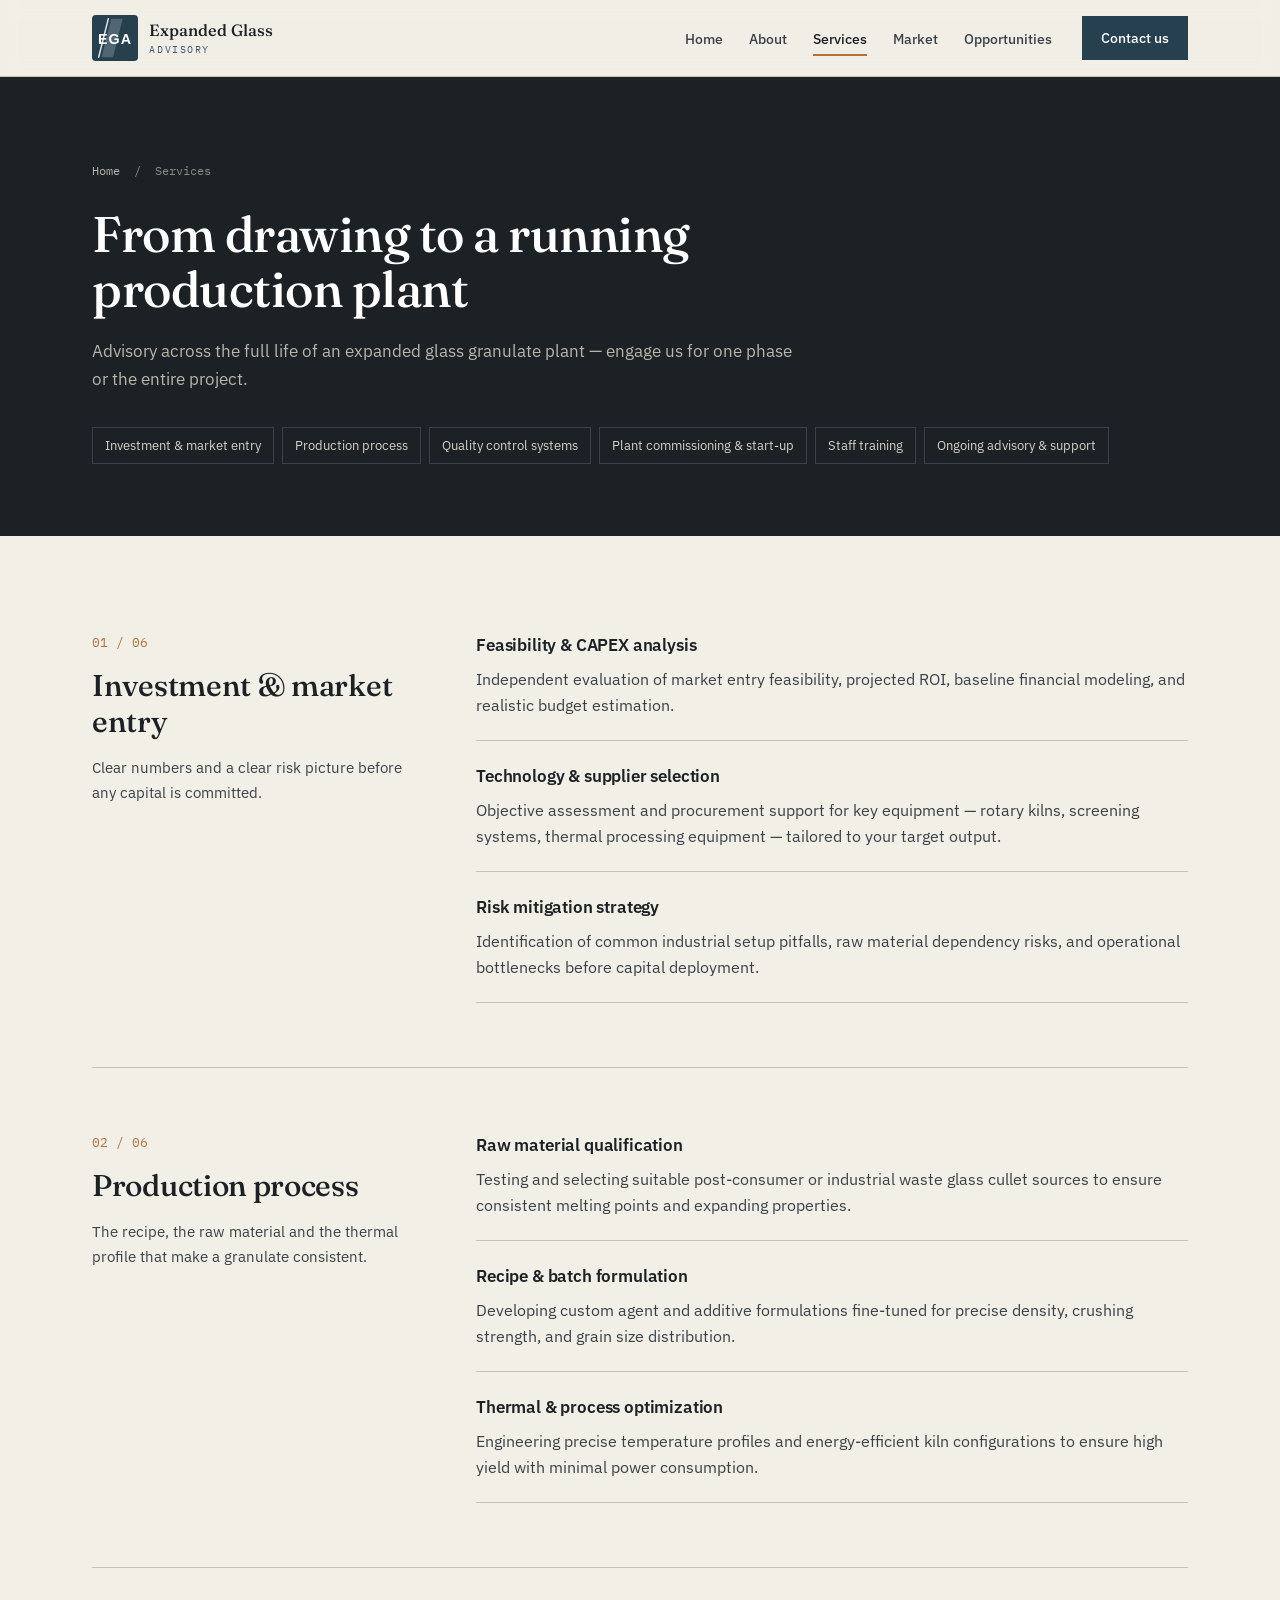
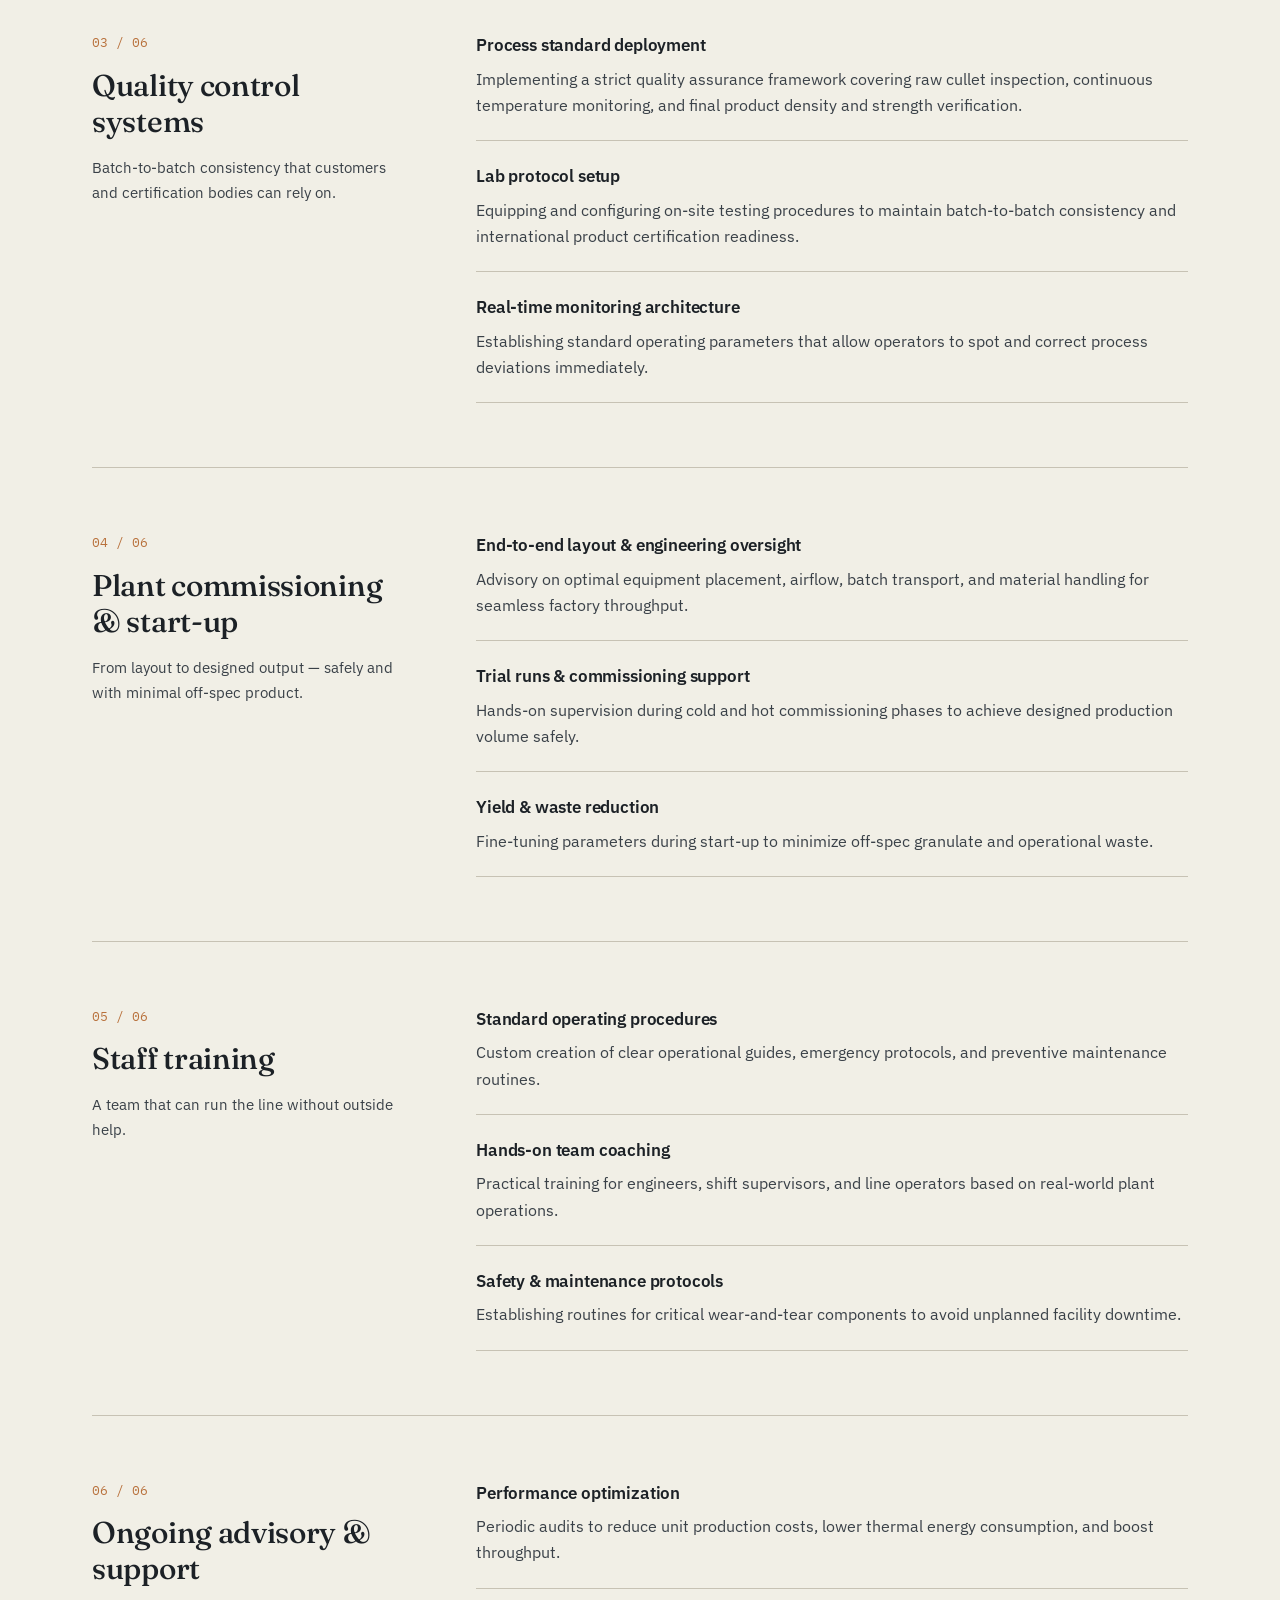
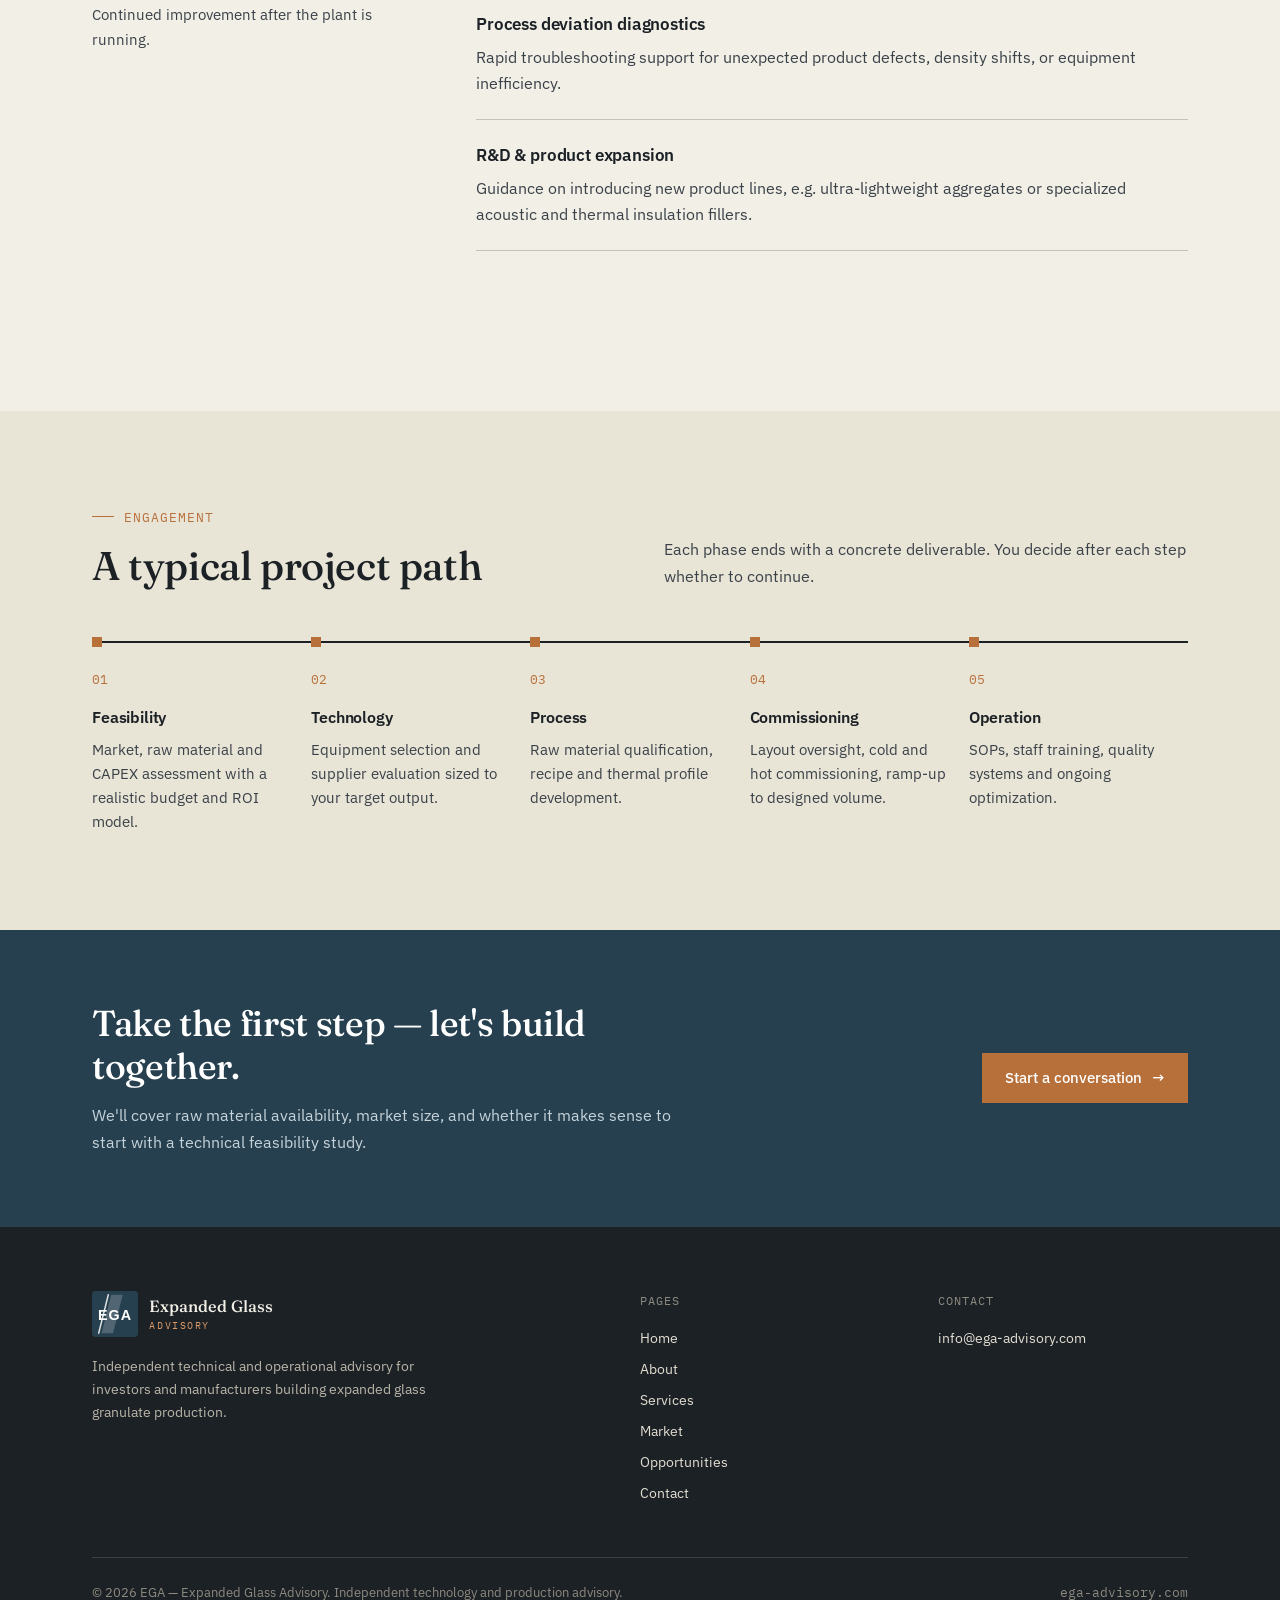
<file: services.html>
<!DOCTYPE html>
<html lang="en">
<head>
<meta charset="UTF-8">
<meta name="viewport" content="width=device-width, initial-scale=1.0">
<title>Services | Expanded Glass Plant Consulting | EGA</title>
<meta name="description" content="Feasibility and CAPEX analysis, technology selection, recipe development, quality control, plant commissioning, staff training and ongoing support for expanded glass production.">
<link rel="canonical" href="https://ega-advisory.com/services.html">
<meta property="og:type" content="website">
<meta property="og:title" content="Services | Expanded Glass Plant Consulting | EGA">
<meta property="og:description" content="Feasibility and CAPEX analysis, technology selection, recipe development, quality control, plant commissioning, staff training and ongoing support for expanded glass production.">
<meta property="og:url" content="https://ega-advisory.com/services.html">
<link rel="icon" href="data:image/svg+xml,%3Csvg xmlns='http://www.w3.org/2000/svg' viewBox='0 0 64 64'%3E%3Crect width='64' height='64' rx='8' fill='%2326404F'/%3E%3Ctext x='32' y='41' font-family='Arial' font-weight='900' font-size='22' fill='%23fff' text-anchor='middle'%3EEGA%3C/text%3E%3C/svg%3E">
<link rel="preconnect" href="https://fonts.googleapis.com">
<link rel="preconnect" href="https://fonts.gstatic.com" crossorigin>
<link href="https://fonts.googleapis.com/css2?family=Fraunces:ital,opsz,wght@0,9..144,400;0,9..144,500;0,9..144,600;1,9..144,400&family=IBM+Plex+Sans:wght@400;500;600&family=IBM+Plex+Mono:wght@400;500&display=swap" rel="stylesheet">
<link rel="stylesheet" href="assets/style.css">
<!-- Google tag (gtag.js) -->
<script async src="https://www.googletagmanager.com/gtag/js?id=G-16LY5QLYM0"></script>
<script>
  window.dataLayer = window.dataLayer || [];
  function gtag(){dataLayer.push(arguments);}
  gtag('js', new Date());
  gtag('config', 'G-16LY5QLYM0');
</script>
</head>
<body>
<a class="skip" href="#main">Skip to content</a>
<header class="site-header">
  <div class="wrap">
    <a class="logo" href="index.html"><svg viewBox="0 0 220 48" xmlns="http://www.w3.org/2000/svg" role="img" aria-label="EGA — Expanded Glass Advisory">
  <rect x="0" y="0" width="48" height="48" rx="4" fill="#26404F"/>
  <polygon points="20,4 32,4 22,44 10,44" fill="#fff" opacity=".2"/>
  <line x1="17" y1="4" x2="7" y2="44" stroke="#fff" stroke-width="1.6" stroke-linecap="round" opacity=".85"/>
  <text x="24" y="30" text-anchor="middle" font-family="Helvetica Neue,Arial,sans-serif" font-weight="900" font-size="15" letter-spacing="1" fill="#fff">EGA</text>
  <text x="60" y="22" font-family="Fraunces,Georgia,serif" font-size="17" font-weight="500" fill="#1C2126">Expanded Glass</text>
  <text x="60" y="40" font-family="IBM Plex Mono,monospace" font-size="10.5" letter-spacing="1.6" fill="#3D5A73">ADVISORY</text>
</svg></a>
    <button class="menu-toggle" aria-label="Open menu" aria-expanded="false" aria-controls="nav"><span></span></button>
    <nav class="nav" id="nav" aria-label="Main">
      <ul>
        <li><a href="index.html">Home</a></li>
        <li><a href="about.html">About</a></li>
        <li><a href="services.html" aria-current="page">Services</a></li>
        <li><a href="market.html">Market</a></li>
        <li><a href="opportunities.html">Opportunities</a></li>
      </ul>
      <a class="btn btn-primary" href="contact.html">Contact us</a>
    </nav>
  </div>
</header>
<main id="main">
<section class="page-head" style="padding:0">
  <div class="wrap">
    <div class="crumbs"><a href="index.html">Home</a> &nbsp;/&nbsp; Services</div>
    <h1>From drawing to a running production plant</h1>
    <p>Advisory across the full life of an expanded glass granulate plant &mdash; engage us for one phase or the entire project.</p>
    <div class="svc-index">
      <a href="#investment">Investment &amp; market entry</a>
      <a href="#process">Production process</a>
      <a href="#quality">Quality control systems</a>
      <a href="#commissioning">Plant commissioning &amp; start-up</a>
      <a href="#training">Staff training</a>
      <a href="#support">Ongoing advisory &amp; support</a>
    </div>
  </div>
</section>

<section>
  <div class="wrap">
    <div class="service" id="investment">
      <div class="s-head">
        <div class="num">01 / 06</div>
        <h2>Investment &amp; market entry</h2>
        <p>Clear numbers and a clear risk picture before any capital is committed.</p>
      </div>
      <div class="points">
          <div class="point"><h3>Feasibility &amp; CAPEX analysis</h3><p>Independent evaluation of market entry feasibility, projected ROI, baseline financial modeling, and realistic budget estimation.</p></div>
          <div class="point"><h3>Technology &amp; supplier selection</h3><p>Objective assessment and procurement support for key equipment &mdash; rotary kilns, screening systems, thermal processing equipment &mdash; tailored to your target output.</p></div>
          <div class="point"><h3>Risk mitigation strategy</h3><p>Identification of common industrial setup pitfalls, raw material dependency risks, and operational bottlenecks before capital deployment.</p></div>
      </div>
    </div>
    <div class="service" id="process">
      <div class="s-head">
        <div class="num">02 / 06</div>
        <h2>Production process</h2>
        <p>The recipe, the raw material and the thermal profile that make a granulate consistent.</p>
      </div>
      <div class="points">
          <div class="point"><h3>Raw material qualification</h3><p>Testing and selecting suitable post-consumer or industrial waste glass cullet sources to ensure consistent melting points and expanding properties.</p></div>
          <div class="point"><h3>Recipe &amp; batch formulation</h3><p>Developing custom agent and additive formulations fine-tuned for precise density, crushing strength, and grain size distribution.</p></div>
          <div class="point"><h3>Thermal &amp; process optimization</h3><p>Engineering precise temperature profiles and energy-efficient kiln configurations to ensure high yield with minimal power consumption.</p></div>
      </div>
    </div>
    <div class="service" id="quality">
      <div class="s-head">
        <div class="num">03 / 06</div>
        <h2>Quality control systems</h2>
        <p>Batch-to-batch consistency that customers and certification bodies can rely on.</p>
      </div>
      <div class="points">
          <div class="point"><h3>Process standard deployment</h3><p>Implementing a strict quality assurance framework covering raw cullet inspection, continuous temperature monitoring, and final product density and strength verification.</p></div>
          <div class="point"><h3>Lab protocol setup</h3><p>Equipping and configuring on-site testing procedures to maintain batch-to-batch consistency and international product certification readiness.</p></div>
          <div class="point"><h3>Real-time monitoring architecture</h3><p>Establishing standard operating parameters that allow operators to spot and correct process deviations immediately.</p></div>
      </div>
    </div>
    <div class="service" id="commissioning">
      <div class="s-head">
        <div class="num">04 / 06</div>
        <h2>Plant commissioning &amp; start-up</h2>
        <p>From layout to designed output &mdash; safely and with minimal off-spec product.</p>
      </div>
      <div class="points">
          <div class="point"><h3>End-to-end layout &amp; engineering oversight</h3><p>Advisory on optimal equipment placement, airflow, batch transport, and material handling for seamless factory throughput.</p></div>
          <div class="point"><h3>Trial runs &amp; commissioning support</h3><p>Hands-on supervision during cold and hot commissioning phases to achieve designed production volume safely.</p></div>
          <div class="point"><h3>Yield &amp; waste reduction</h3><p>Fine-tuning parameters during start-up to minimize off-spec granulate and operational waste.</p></div>
      </div>
    </div>
    <div class="service" id="training">
      <div class="s-head">
        <div class="num">05 / 06</div>
        <h2>Staff training</h2>
        <p>A team that can run the line without outside help.</p>
      </div>
      <div class="points">
          <div class="point"><h3>Standard operating procedures</h3><p>Custom creation of clear operational guides, emergency protocols, and preventive maintenance routines.</p></div>
          <div class="point"><h3>Hands-on team coaching</h3><p>Practical training for engineers, shift supervisors, and line operators based on real-world plant operations.</p></div>
          <div class="point"><h3>Safety &amp; maintenance protocols</h3><p>Establishing routines for critical wear-and-tear components to avoid unplanned facility downtime.</p></div>
      </div>
    </div>
    <div class="service" id="support">
      <div class="s-head">
        <div class="num">06 / 06</div>
        <h2>Ongoing advisory &amp; support</h2>
        <p>Continued improvement after the plant is running.</p>
      </div>
      <div class="points">
          <div class="point"><h3>Performance optimization</h3><p>Periodic audits to reduce unit production costs, lower thermal energy consumption, and boost throughput.</p></div>
          <div class="point"><h3>Process deviation diagnostics</h3><p>Rapid troubleshooting support for unexpected product defects, density shifts, or equipment inefficiency.</p></div>
          <div class="point"><h3>R&amp;D &amp; product expansion</h3><p>Guidance on introducing new product lines, e.g. ultra-lightweight aggregates or specialized acoustic and thermal insulation fillers.</p></div>
      </div>
    </div>
  </div>
</section>

<section class="alt">
  <div class="wrap">
    <div class="sec-head">
      <div><div class="kicker">Engagement</div><h2>A typical project path</h2></div>
      <p>Each phase ends with a concrete deliverable. You decide after each step whether to continue.</p>
    </div>
    <div class="process">
      <div class="step"><h3>Feasibility</h3><p>Market, raw material and CAPEX assessment with a realistic budget and ROI model.</p></div>
      <div class="step"><h3>Technology</h3><p>Equipment selection and supplier evaluation sized to your target output.</p></div>
      <div class="step"><h3>Process</h3><p>Raw material qualification, recipe and thermal profile development.</p></div>
      <div class="step"><h3>Commissioning</h3><p>Layout oversight, cold and hot commissioning, ramp-up to designed volume.</p></div>
      <div class="step"><h3>Operation</h3><p>SOPs, staff training, quality systems and ongoing optimization.</p></div>
    </div>
  </div>
</section>
<section class="cta">
  <div class="wrap">
    <div>
      <h2>Take the first step &mdash; let's build together.</h2>
      <p>We'll cover raw material availability, market size, and whether it makes sense to start with a technical feasibility study.</p>
    </div>
    <a class="btn btn-ember" href="contact.html">Start a conversation <span class="arr">&rarr;</span></a>
  </div>
</section>
</main>
<footer class="site-footer">
  <div class="wrap">
    <div class="f-top">
      <div>
        <a class="logo" href="index.html"><svg viewBox="0 0 220 48" xmlns="http://www.w3.org/2000/svg" role="img" aria-label="EGA — Expanded Glass Advisory">
  <rect x="0" y="0" width="48" height="48" rx="4" fill="#26404F"/>
  <polygon points="20,4 32,4 22,44 10,44" fill="#fff" opacity=".2"/>
  <line x1="17" y1="4" x2="7" y2="44" stroke="#fff" stroke-width="1.6" stroke-linecap="round" opacity=".85"/>
  <text x="24" y="30" text-anchor="middle" font-family="Helvetica Neue,Arial,sans-serif" font-weight="900" font-size="15" letter-spacing="1" fill="#fff">EGA</text>
  <text x="60" y="22" font-family="Fraunces,Georgia,serif" font-size="17" font-weight="500" fill="#F1EFE6">Expanded Glass</text>
  <text x="60" y="40" font-family="IBM Plex Mono,monospace" font-size="10.5" letter-spacing="1.6" fill="#D99A68">ADVISORY</text>
</svg></a>
        <p>Independent technical and operational advisory for investors and manufacturers building expanded glass granulate production.</p>
      </div>
      <div>
        <h4>Pages</h4>
        <ul>
          <li><a href="index.html">Home</a></li>
          <li><a href="about.html">About</a></li>
          <li><a href="services.html">Services</a></li>
          <li><a href="market.html">Market</a></li>
          <li><a href="opportunities.html">Opportunities</a></li>
          <li><a href="contact.html">Contact</a></li>
        </ul>
      </div>
      <div>
        <h4>Contact</h4>
        <ul>
          <li><a href="mailto:info@ega-advisory.com">info@ega-advisory.com</a></li>
        </ul>
      </div>
    </div>
    <div class="f-bottom">
      <span>&copy; 2026 EGA &mdash; Expanded Glass Advisory. Independent technology and production advisory.</span>
      <span class="mono">ega-advisory.com</span>
    </div>
  </div>
</footer>
<script src="assets/enquiry.js?v=6" defer></script>
<script>
  (function(){
    var b=document.querySelector('.menu-toggle'),n=document.getElementById('nav');
    if(!b||!n)return;
    b.addEventListener('click',function(){var o=n.classList.toggle('open');b.setAttribute('aria-expanded',o);});
  })();
</script>
</body>
</html>
</file>
<file: assets/style.css>
:root{
  --paper:#F1EFE6;
  --paper-2:#E8E4D6;
  --card:#E8E4D6;
  --card-deep:#DAD3BC;
  --graphite:#1C2126;
  --graphite-2:#252B31;
  --graphite-soft:#3A4148;
  --muted:#5E656C;
  --line:#C7C2B4;
  --line-dark:#3A4148;
  --steel:#3D5A73;
  --steel-deep:#26404F;
  --ember:#B8703B;
  --ember-light:#D99A68;
  --max:1160px;
}
*{box-sizing:border-box}
html{scroll-behavior:smooth}
body{margin:0;background:var(--paper);color:var(--graphite);font-family:'IBM Plex Sans',system-ui,sans-serif;font-size:16px;line-height:1.65;-webkit-font-smoothing:antialiased}
img{max-width:100%;height:auto;display:block}
a{color:var(--steel-deep)}
h1,h2,h3,h4{font-family:'Fraunces',Georgia,serif;font-weight:500;margin:0;letter-spacing:-.01em;color:inherit}
p{margin:0 0 1em}
.wrap{max-width:var(--max);margin:0 auto;padding:0 32px}
.mono{font-family:'IBM Plex Mono',monospace}
.kicker{font-family:'IBM Plex Mono',monospace;font-size:12.5px;letter-spacing:.08em;text-transform:uppercase;color:var(--ember);margin-bottom:16px;display:flex;align-items:center;gap:10px}
.kicker::before{content:"";width:22px;height:1px;background:currentColor}
.skip{position:absolute;left:-9999px}
.skip:focus{left:16px;top:16px;background:#fff;padding:8px 12px;z-index:100}

/* Header */
.site-header{position:sticky;top:0;z-index:50;background:rgba(241,239,230,.94);backdrop-filter:blur(8px);-webkit-backdrop-filter:blur(8px);border-bottom:1px solid var(--line)}
.site-header .wrap{display:flex;align-items:center;justify-content:space-between;height:76px;gap:24px}
.logo{display:flex;align-items:center;text-decoration:none;flex-shrink:0}
.logo svg{height:46px;width:auto}
.nav{display:flex;align-items:center;gap:30px}
.nav ul{list-style:none;margin:0;padding:0;display:flex;gap:26px}
.nav a{font-size:14px;font-weight:500;color:var(--graphite-soft);text-decoration:none;padding:6px 0;border-bottom:2px solid transparent;transition:color .15s,border-color .15s}
.nav a:hover{color:var(--graphite)}
.nav a[aria-current="page"]{color:var(--graphite);border-bottom-color:var(--ember)}
.btn{display:inline-flex;align-items:center;gap:10px;font-family:'IBM Plex Sans',sans-serif;font-size:14.5px;font-weight:500;text-decoration:none;padding:12px 22px;border:1px solid transparent;transition:background .15s,color .15s,border-color .15s;cursor:pointer}
.btn-primary{background:var(--steel-deep);color:#fff}
.btn-primary:hover{background:var(--graphite)}
.btn-ember{background:var(--ember);color:#fff}
.btn-ember:hover{background:#9E5E30}
.btn-ghost{border-color:currentColor;color:inherit}
.btn-ghost:hover{background:rgba(255,255,255,.08)}
.btn .arr{transition:transform .15s}
.btn:hover .arr{transform:translateX(3px)}
.nav .btn{padding:10px 18px;font-size:14px;color:#fff;border-bottom:none}
.nav .btn:hover{color:#fff}
.menu-toggle{display:none;background:none;border:1px solid var(--line);width:44px;height:44px;cursor:pointer;align-items:center;justify-content:center}
.menu-toggle span,.menu-toggle span::before,.menu-toggle span::after{display:block;width:18px;height:2px;background:var(--graphite);position:relative;content:""}
.menu-toggle span::before{position:absolute;top:-6px}
.menu-toggle span::after{position:absolute;top:6px}

/* Hero (home) */
.hero{background:var(--graphite);color:var(--paper);position:relative;overflow:hidden}
.hero::after{content:"";position:absolute;right:-120px;top:-80px;width:520px;height:520px;background:linear-gradient(135deg,rgba(255,255,255,.06),rgba(255,255,255,0));transform:skewX(-22deg);pointer-events:none}
.hero .wrap{padding-top:110px;padding-bottom:100px;position:relative;z-index:1}
.hero h1{font-size:clamp(36px,5.2vw,60px);line-height:1.08;max-width:860px;color:#fff}
.hero .sub{font-family:'Fraunces',serif;font-style:italic;font-size:20px;color:var(--ember-light);margin-top:22px;max-width:720px}
.hero .lead{font-size:17px;color:#B9B5A8;max-width:700px;margin-top:22px}
.hero .actions{display:flex;flex-wrap:wrap;gap:14px;margin-top:38px}
.hero .actions .btn-ghost{color:var(--paper)}
.stats{display:grid;grid-template-columns:repeat(4,1fr);border-top:1px solid var(--line-dark);margin-top:80px}
.stat{padding:26px 24px 0 0}
.stat+.stat{padding-left:24px;border-left:1px solid var(--line-dark)}
.stat .v{font-family:'Fraunces',serif;font-size:34px;color:#fff;line-height:1}
.stat .l{font-size:13.5px;color:#9C988C;margin-top:10px}

/* Page header (inner pages) */
.page-head{background:var(--graphite);color:var(--paper)}
.page-head .wrap{padding-top:84px;padding-bottom:72px}
.page-head h1{font-size:clamp(32px,4.4vw,50px);line-height:1.1;max-width:820px;color:#fff}
.page-head p{font-size:17px;color:#B9B5A8;max-width:700px;margin:20px 0 0}
.crumbs{font-family:'IBM Plex Mono',monospace;font-size:12px;color:#8D8A80;margin-bottom:26px}
.crumbs a{color:#B9B5A8;text-decoration:none}
.crumbs a:hover{color:#fff}

/* Sections */
section{padding:96px 0}
section.alt{background:var(--paper-2)}
section.tight{padding:72px 0}
.sec-head{display:grid;grid-template-columns:1fr 1fr;gap:48px;align-items:end;margin-bottom:52px}
.sec-head h2{font-size:clamp(28px,3.4vw,40px);line-height:1.15}
.sec-head p{color:var(--graphite-soft);margin:0}
.sec-head.single{grid-template-columns:1fr;max-width:760px}
.prose{max-width:760px}
.prose p{color:var(--graphite-soft);font-size:17px}
.prose p.big{font-family:'Fraunces',serif;font-size:24px;line-height:1.45;color:var(--graphite)}

/* Cards / grids */
.grid{display:grid;gap:1px;background:var(--line);border:1px solid var(--line)}
.grid.c3{grid-template-columns:repeat(3,1fr)}
.grid.c2{grid-template-columns:repeat(2,1fr)}
.grid.c4{grid-template-columns:repeat(4,1fr)}
.card{background:var(--paper);padding:34px 30px;display:flex;flex-direction:column}
section.alt .card{background:var(--paper-2)}
a.card{text-decoration:none;color:inherit;transition:background .15s}
a.card:hover{background:#fff}
.card .num{font-family:'IBM Plex Mono',monospace;font-size:12.5px;color:var(--ember);margin-bottom:22px}
.card h3{font-size:22px;line-height:1.25;margin-bottom:12px}
.card p{color:var(--graphite-soft);font-size:15px;margin:0}
.card .more{margin-top:auto;padding-top:22px;font-size:14px;font-weight:500;color:var(--steel-deep)}
.tag{font-family:'IBM Plex Mono',monospace;font-size:12px;letter-spacing:.06em;text-transform:uppercase;color:var(--steel-deep);margin-bottom:14px}

/* Two column split */
.split{display:grid;grid-template-columns:5fr 7fr;gap:72px;align-items:start}
.split .sticky{position:sticky;top:110px}

/* Expertise rows */
.rows{border-top:1px solid var(--line)}
.row{display:grid;grid-template-columns:220px 1fr;gap:32px;padding:28px 0;border-bottom:1px solid var(--line)}
.row h3{font-family:'IBM Plex Sans',sans-serif;font-weight:600;font-size:16px}
.row p{margin:0;color:var(--graphite-soft)}

/* Services detail */
.service{display:grid;grid-template-columns:320px 1fr;gap:64px;padding:64px 0;border-top:1px solid var(--line);scroll-margin-top:100px}
.service:first-child{border-top:none;padding-top:0}
.service .s-head .num{font-family:'IBM Plex Mono',monospace;font-size:13px;color:var(--ember);margin-bottom:14px}
.service .s-head h2{font-size:30px;line-height:1.2}
.service .s-head p{color:var(--graphite-soft);margin-top:16px;font-size:15px}
.points{display:grid;gap:0}
.point{padding:22px 0;border-bottom:1px solid var(--line)}
.point:first-child{padding-top:0}
.point h3{font-family:'IBM Plex Sans',sans-serif;font-size:16.5px;font-weight:600;margin-bottom:6px}
.point p{margin:0;color:var(--graphite-soft)}
.svc-index{display:flex;flex-wrap:wrap;gap:8px;margin-top:34px}
.svc-index a{font-size:13px;color:#D7D3C4;text-decoration:none;border:1px solid var(--line-dark);padding:7px 12px;transition:border-color .15s,color .15s}
.svc-index a:hover{border-color:var(--ember-light);color:#fff}

/* Process */
.process{display:grid;grid-template-columns:repeat(5,1fr);counter-reset:step;border-top:2px solid var(--graphite)}
.step{padding:26px 22px 0 0;position:relative}
.step::before{counter-increment:step;content:"0" counter(step);font-family:'IBM Plex Mono',monospace;font-size:12.5px;color:var(--ember);display:block;margin-bottom:14px}
.step::after{content:"";position:absolute;top:-6px;left:0;width:10px;height:10px;background:var(--ember)}
.step h3{font-family:'IBM Plex Sans',sans-serif;font-size:16px;font-weight:600;margin-bottom:8px}
.step p{font-size:14.5px;color:var(--graphite-soft);margin:0}

/* Figure */
.figure{background:#fff;border:1px solid var(--line);padding:20px}
.figure figcaption{font-size:13px;color:var(--muted);margin-top:14px;font-family:'IBM Plex Mono',monospace}
.legend{display:flex;flex-wrap:wrap;gap:10px 24px;margin-top:24px}
.legend span{font-size:14px;display:flex;align-items:center;gap:8px}
.legend span::before{content:"";width:10px;height:10px;background:var(--steel-deep)}

/* Callout */
.callout{border-left:3px solid var(--ember);padding:6px 0 6px 26px;margin-top:40px;max-width:760px}
.callout p{font-family:'Fraunces',serif;font-size:21px;line-height:1.45;margin:0}

/* CTA band */
.cta{background:var(--steel-deep);color:#fff;padding:0}
.cta .wrap{display:flex;align-items:center;justify-content:space-between;gap:40px;padding-top:72px;padding-bottom:72px}
.cta h2{font-size:clamp(26px,3vw,36px);line-height:1.2;max-width:640px;color:#fff}
.cta p{color:#C6D3DA;margin:14px 0 0;max-width:600px}
.cta .btn-ghost{color:#fff}

/* Contact */
.contact-grid{display:grid;grid-template-columns:5fr 7fr;gap:72px}
.contact-info h2{font-size:30px;margin-bottom:18px}
.contact-info p{color:var(--graphite-soft)}
.contact-item{border-top:1px solid var(--line);padding:20px 0}
.contact-item .lbl{font-family:'IBM Plex Mono',monospace;font-size:12px;color:var(--muted);text-transform:uppercase;letter-spacing:.06em}
.contact-item a{font-size:19px;font-family:'Fraunces',serif;text-decoration:none;color:var(--graphite)}
.contact-item a:hover{color:var(--ember)}
form.enquiry{background:#fff;border:1px solid var(--line);padding:40px}
form.enquiry h3{font-size:24px;margin-bottom:6px}
form.enquiry .note{font-size:14px;color:var(--muted);margin-bottom:26px}
.f-row{display:grid;grid-template-columns:1fr 1fr;gap:18px}
.field{display:flex;flex-direction:column;margin-bottom:18px}
.field label{font-size:13px;font-weight:500;margin-bottom:6px;color:var(--graphite-soft)}
.field input,.field select,.field textarea{font:inherit;font-size:15px;padding:12px 14px;border:1px solid var(--line);background:var(--paper);color:var(--graphite);border-radius:0}
.field input:focus,.field select:focus,.field textarea:focus{outline:2px solid var(--steel);outline-offset:-1px;background:#fff}
.field textarea{min-height:140px;resize:vertical}

/* Footer */
.site-footer{background:var(--graphite);color:#B9B5A8;font-size:14px}
.site-footer .wrap{padding-top:64px;padding-bottom:36px}
.f-top{display:grid;grid-template-columns:2fr 1fr 1fr;gap:48px;padding-bottom:44px;border-bottom:1px solid var(--line-dark)}
.f-top p{max-width:380px;margin-top:18px}
.f-top h4{font-family:'IBM Plex Mono',monospace;font-weight:400;font-size:12px;letter-spacing:.08em;text-transform:uppercase;color:#8D8A80;margin-bottom:16px}
.f-top ul{list-style:none;margin:0;padding:0}
.f-top li{margin-bottom:8px}
.site-footer a{color:#E2DED2;text-decoration:none}
.site-footer a:hover{color:#fff}
.f-bottom{padding-top:24px;display:flex;justify-content:space-between;gap:20px;font-size:13px;color:#8D8A80}

/* Responsive */
@media (max-width:1020px){
  .grid.c4{grid-template-columns:repeat(2,1fr)}
  .process{grid-template-columns:1fr 1fr;row-gap:30px}
  .stats{grid-template-columns:1fr 1fr}
  .stat:nth-child(3){padding-left:0;border-left:none}
  .service{grid-template-columns:1fr;gap:28px}
}
@media (max-width:900px){
  .menu-toggle{display:inline-flex}
  .nav{position:absolute;top:76px;left:0;right:0;background:var(--paper);border-bottom:1px solid var(--line);flex-direction:column;align-items:stretch;gap:0;padding:8px 32px 24px;display:none}
  .nav.open{display:flex}
  .nav ul{flex-direction:column;gap:0}
  .nav ul a{display:block;padding:14px 0;border-bottom:1px solid var(--line)}
  .nav ul a[aria-current="page"]{border-bottom-color:var(--line);color:var(--ember)}
  .nav .btn{margin-top:18px;justify-content:center}
  .sec-head,.split,.contact-grid{grid-template-columns:1fr;gap:28px}
  .split .sticky{position:static}
  .grid.c3,.grid.c2{grid-template-columns:1fr}
  .f-top{grid-template-columns:1fr 1fr}
  .f-top>div:first-child{grid-column:1/-1}
  .cta .wrap{flex-direction:column;align-items:flex-start}
}
@media (max-width:600px){
  .wrap{padding:0 20px}
  .nav{padding:8px 20px 24px}
  section{padding:68px 0}
  .hero .wrap{padding-top:72px;padding-bottom:64px}
  .page-head .wrap{padding-top:56px;padding-bottom:52px}
  .grid.c4,.process,.stats,.f-row{grid-template-columns:1fr}
  .stat,.stat+.stat{padding-left:0;border-left:none;padding-bottom:18px;border-bottom:1px solid var(--line-dark)}
  .row{grid-template-columns:1fr;gap:6px}
  .logo svg{height:38px}
  form.enquiry{padding:24px}
  .f-top{grid-template-columns:1fr}
  .f-bottom{flex-direction:column}
}

/* Home hero with 3D plant model */
.hero-3d{display:flex;flex-direction:column;min-height:min(860px,calc(100vh - 77px))}
.hero-3d::after{display:none}
.hero-canvas{position:absolute;inset:0;z-index:0;opacity:0;transition:opacity 1.2s ease}
.hero-canvas.ready{opacity:1}

.hero-canvas canvas{display:block;width:100%!important;height:100%!important}
.hero-fade{position:absolute;inset:0;z-index:1;pointer-events:none;
  background:linear-gradient(90deg,var(--graphite) 0%,rgba(28,33,38,.94) 30%,rgba(28,33,38,.35) 55%,rgba(28,33,38,0) 72%),
             linear-gradient(0deg,var(--graphite) 0%,rgba(28,33,38,.85) 16%,rgba(28,33,38,0) 34%)}
.hero-3d .wrap{position:relative;z-index:2;width:100%;pointer-events:none}
.hero-3d .wrap a{pointer-events:auto}
.hero-3d .hero-text{padding-top:100px;padding-bottom:40px;flex:1}
.hero-3d .hero-text h1{max-width:600px}
.hero-3d .hero-text .sub,.hero-3d .hero-text .lead{max-width:540px}
.hero-3d .hero-stats{padding-bottom:64px}
.hero-3d .stats{margin-top:14px}
.hero-note{font-size:11.5px;color:#7F7C72;text-align:right;letter-spacing:.04em}
.hero-gap{display:none}
@media (max-width:900px){
  .hero-3d{min-height:0}
  .hero-fade{background:linear-gradient(180deg,var(--graphite) 0%,rgba(28,33,38,.82) 22%,rgba(28,33,38,.5) 45%,rgba(28,33,38,.5) 70%,rgba(28,33,38,.9) 82%,var(--graphite) 92%)}
  .hero-3d .hero-text{padding-bottom:36px}
  .hero-3d .hero-text h1,.hero-3d .hero-text p{text-shadow:0 1px 12px rgba(28,33,38,.9),0 0 2px rgba(28,33,38,.8)}
  .hero-3d .hero-stats{padding-top:8px}
  .hero-note{text-align:left}
}


@media (hover:none){.hero-note .drag{display:none}}
@media (max-width:600px){.figure{padding:8px}.figure figcaption{margin-top:10px}}
.field input.err,.field textarea.err{border-color:#B3412F;background:#FBF1EE}
.form-msg{margin:16px 0 0;font-size:14px;min-height:1px}
.form-msg.error{color:#B3412F}
.form-msg a{color:inherit}
.btn[disabled]{opacity:.6;cursor:wait}
.enquiry.sent h3{font-size:26px;margin:4px 0 12px}
.enquiry.sent p{color:var(--graphite-soft);margin:0}

/* Enquiry pop-up */
.hp{position:absolute;left:-9999px;width:1px;height:1px;opacity:0}
html.enq-open{overflow:hidden}
.enq-dialog{border:none;padding:0;margin:auto;width:min(680px,calc(100% - 32px));max-height:calc(100% - 32px);background:var(--paper);color:var(--graphite);box-shadow:0 30px 80px rgba(0,0,0,.35);overflow:auto}
.enq-dialog::backdrop{background:rgba(20,24,28,.72);backdrop-filter:blur(3px);-webkit-backdrop-filter:blur(3px)}
.enq-dialog[open]{animation:enqIn .22s ease-out}
@keyframes enqIn{from{opacity:0;transform:translateY(14px)}to{opacity:1;transform:none}}
@media (prefers-reduced-motion:reduce){.enq-dialog[open]{animation:none}}
.enq-inner{position:relative;padding:44px 44px 36px;border-top:4px solid var(--ember)}
.enq-close{position:absolute;top:10px;right:10px;width:44px;height:44px;border:none;background:none;font-size:30px;line-height:1;color:var(--graphite-soft);cursor:pointer}
.enq-close:hover{color:var(--graphite)}
.enq-inner h2{font-size:30px;line-height:1.15;margin-bottom:8px}
.enq-inner .note{font-size:14.5px;color:var(--muted);margin-bottom:24px}
.enq-form .field input,.enq-form .field select,.enq-form .field textarea{background:#fff}
.enq-form .field textarea{min-height:110px}
.sent-box{text-align:center;padding:24px 0 8px}
.sent-box h3{font-size:26px;line-height:1.25;margin:0 0 12px}
.sent-box p{color:var(--graphite-soft);margin:0 auto 24px;max-width:420px}
.sent-icon{width:56px;height:56px;border-radius:50%;background:var(--steel-deep);color:#fff;font-size:28px;display:flex;align-items:center;justify-content:center;margin:0 auto 18px}
form.enquiry+.sent-box,.enquiry.sent-box{background:#fff;border:1px solid var(--line);padding:56px 40px}
@media (max-width:600px){
  .enq-dialog{width:100%;max-width:100%;max-height:100%;height:100%;margin:0}
  .enq-inner{padding:52px 20px 28px;min-height:100%}
  .enq-inner h2{font-size:25px}
}

/* Compact pop-up form */
.enq-dialog{width:min(560px,calc(100% - 32px))}
.enq-inner{padding:26px 28px 22px}
.enq-inner .kicker{display:none}
.enq-inner h2{font-size:23px;margin:0 36px 2px 0}
.enq-inner .note{font-size:13.5px;margin-bottom:14px}
.enq-close{top:8px;right:8px;width:40px;height:40px;font-size:26px}
.enq-form .f-row{gap:12px}
.enq-form .field{margin-bottom:10px}
.enq-form .field label{font-size:12.5px;margin-bottom:3px}
.enq-form .field input,.enq-form .field select,.enq-form .field textarea{padding:8px 11px;font-size:15px}
.enq-form .field textarea{min-height:72px;height:84px}
.enq-form .btn{padding:10px 20px;margin-top:4px}
.enq-form .form-msg{margin-top:8px}
.enq-dialog .sent-box{padding:18px 0 4px}
.enq-dialog .sent-box h3{font-size:22px}
@media (max-width:600px){
  .enq-dialog{width:100%;height:auto;max-height:100%;margin:auto 0 0}
  .enq-inner{padding:22px 16px 18px;min-height:0}
  .enq-inner h2{font-size:21px}
  .enq-form .f-row{grid-template-columns:1fr 1fr;gap:10px}
  .enq-form .btn{width:100%;justify-content:center}
}
.f-row{grid-template-columns:minmax(0,1fr) minmax(0,1fr)}
.field input,.field select,.field textarea{width:100%;min-width:0}
@media (max-width:600px){
  .enq-dialog{width:calc(100% - 16px);max-width:calc(100% - 16px);height:fit-content;max-height:calc(100% - 16px);margin:auto}
  .enq-form .f-row{grid-template-columns:minmax(0,1fr) minmax(0,1fr)}
  form.enquiry .f-row{grid-template-columns:1fr}
}
</file>
